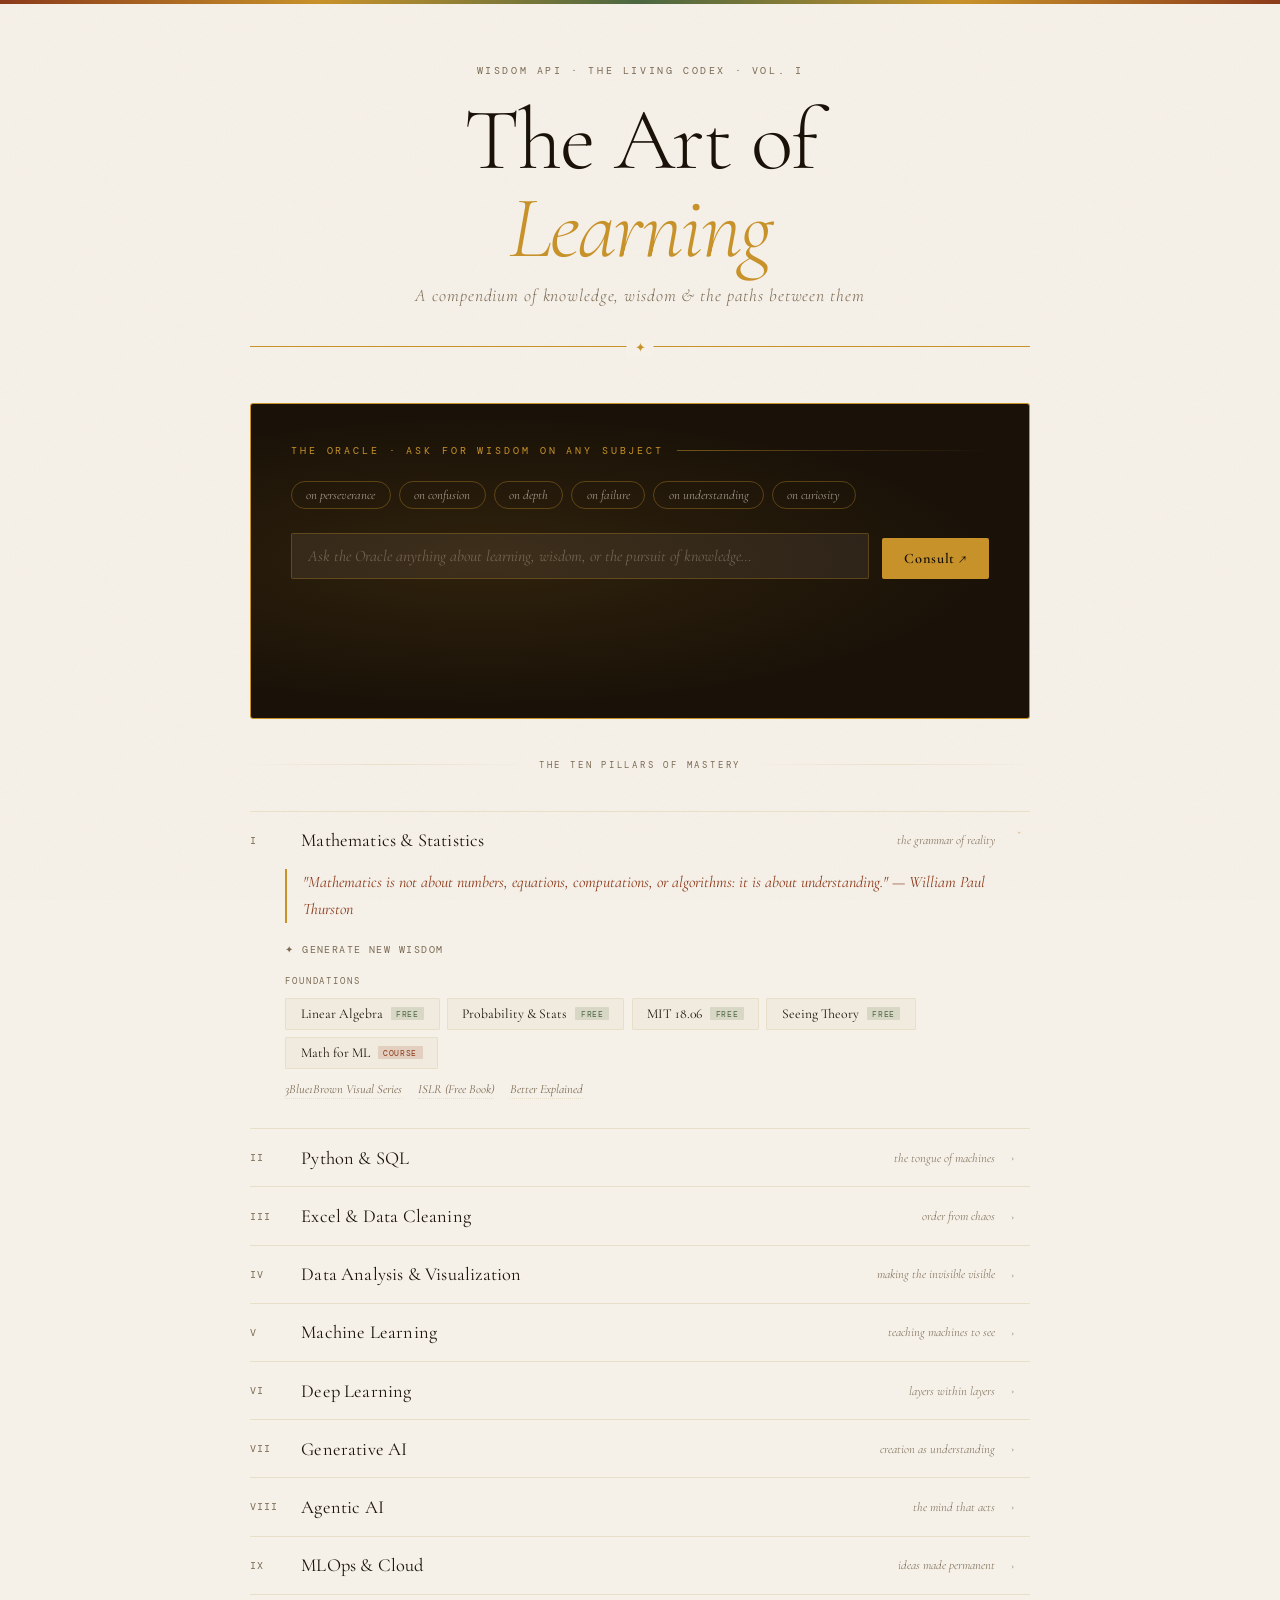
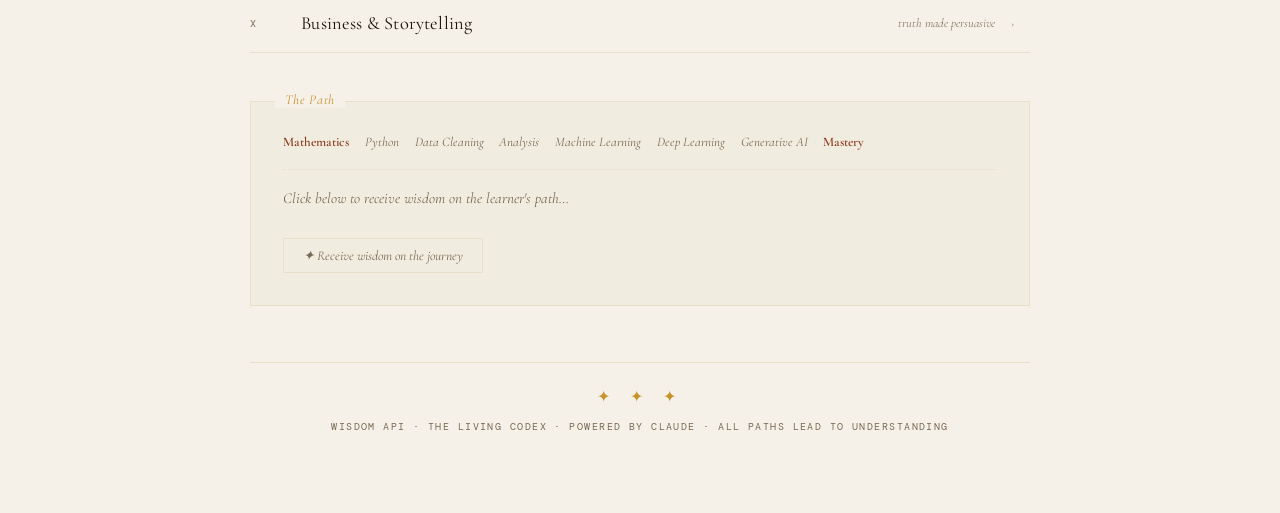
<file: pages/art.html>
<!DOCTYPE html>
<html lang="en">

<head>
    <meta charset="UTF-8">
    <meta name="viewport" content="width=device-width, initial-scale=1.0">
    <title>Wisdom API · The Art of Learning</title>
    <link rel="preconnect" href="https://fonts.googleapis.com">
    <link
        href="https://fonts.googleapis.com/css2?family=Cormorant+Garamond:ital,wght@0,300;0,400;0,600;1,300;1,400;1,600&family=DM+Mono:ital,wght@0,300;0,400;1,300&display=swap"
        rel="stylesheet">
    <style>
        :root {
            --ink: #1a1208;
            --parchment: #f5f0e8;
            --aged: #e8dfc8;
            --gold: #c8922a;
            --gold-light: #e8b84b;
            --rust: #8b3a1a;
            --sage: #4a6741;
            --deep: #0f0a04;
            --muted: #7a6a52;
            --serif: 'Cormorant Garamond', Georgia, serif;
            --mono: 'DM Mono', monospace;
        }

        * {
            margin: 0;
            padding: 0;
            box-sizing: border-box;
        }

        html {
            scroll-behavior: smooth;
        }

        body {
            background: var(--parchment);
            font-family: var(--serif);
            color: var(--ink);
            min-height: 100vh;
            position: relative;
            overflow-x: hidden;
        }

        /* ── PAPER TEXTURE OVERLAY ── */
        body::before {
            content: '';
            position: fixed;
            inset: 0;
            background-image:
                url("data:image/svg+xml,%3Csvg xmlns='http://www.w3.org/2000/svg' width='400' height='400'%3E%3Cfilter id='n'%3E%3CfeTurbulence type='fractalNoise' baseFrequency='0.75' numOctaves='4' stitchTiles='stitch'/%3E%3C/filter%3E%3Crect width='400' height='400' filter='url(%23n)' opacity='0.04'/%3E%3C/svg%3E");
            pointer-events: none;
            z-index: 0;
            opacity: 0.6;
        }

        /* ── DECORATIVE CORNER MARKS ── */
        body::after {
            content: '';
            position: fixed;
            top: 0;
            left: 0;
            right: 0;
            height: 4px;
            background: linear-gradient(90deg, var(--rust), var(--gold), var(--sage), var(--gold), var(--rust));
            z-index: 100;
        }

        .page {
            position: relative;
            z-index: 1;
            max-width: 860px;
            margin: 0 auto;
            padding: 4rem 2.5rem 5rem;
        }

        /* ── HEADER ── */
        .masthead {
            text-align: center;
            margin-bottom: 3.5rem;
            padding-bottom: 2.5rem;
            border-bottom: 1px solid var(--gold);
            position: relative;
        }

        .masthead::before,
        .masthead::after {
            content: '✦';
            color: var(--gold);
            font-size: 0.8rem;
            position: absolute;
            bottom: -0.6rem;
            background: var(--parchment);
            padding: 0 0.5rem;
        }

        .masthead::before {
            left: 50%;
            transform: translateX(-50%);
        }

        .masthead::after {
            display: none;
        }

        .edition-mark {
            font-family: var(--mono);
            font-size: 0.65rem;
            letter-spacing: 0.25em;
            text-transform: uppercase;
            color: var(--muted);
            margin-bottom: 1.2rem;
        }

        h1 {
            font-size: clamp(2.8rem, 7vw, 5.5rem);
            font-weight: 300;
            line-height: 1.0;
            letter-spacing: -0.02em;
            color: var(--ink);
            margin-bottom: 0.4rem;
        }

        h1 em {
            font-style: italic;
            color: var(--gold);
        }

        .tagline {
            font-size: 1.1rem;
            font-weight: 300;
            font-style: italic;
            color: var(--muted);
            letter-spacing: 0.05em;
            margin-top: 0.8rem;
        }

        /* ── ORACLE CARD (AI wisdom generator) ── */
        .oracle {
            background: var(--ink);
            color: var(--parchment);
            border-radius: 3px;
            padding: 2.5rem;
            margin-bottom: 2.5rem;
            position: relative;
            overflow: hidden;
            border: 1px solid var(--gold);
        }

        .oracle::before {
            content: '';
            position: absolute;
            inset: 0;
            background: radial-gradient(ellipse at 30% 50%, rgba(200, 146, 42, 0.12) 0%, transparent 65%);
            pointer-events: none;
        }

        .oracle-label {
            font-family: var(--mono);
            font-size: 0.6rem;
            letter-spacing: 0.3em;
            text-transform: uppercase;
            color: var(--gold);
            margin-bottom: 1.5rem;
            display: flex;
            align-items: center;
            gap: 0.8rem;
        }

        .oracle-label::after {
            content: '';
            flex: 1;
            height: 1px;
            background: linear-gradient(90deg, rgba(200, 146, 42, 0.5), transparent);
        }

        .oracle-question {
            display: flex;
            gap: 0.8rem;
            margin-bottom: 1.2rem;
            align-items: flex-end;
        }

        .oracle-input {
            flex: 1;
            background: rgba(245, 240, 232, 0.07);
            border: 1px solid rgba(200, 146, 42, 0.3);
            border-radius: 2px;
            padding: 0.75rem 1rem;
            color: var(--parchment);
            font-family: var(--serif);
            font-size: 1rem;
            font-style: italic;
            outline: none;
            transition: border-color 0.2s;
        }

        .oracle-input::placeholder {
            color: rgba(245, 240, 232, 0.3);
        }

        .oracle-input:focus {
            border-color: var(--gold);
        }

        .oracle-btn {
            background: var(--gold);
            color: var(--deep);
            border: none;
            padding: 0.75rem 1.4rem;
            font-family: var(--serif);
            font-size: 0.9rem;
            font-weight: 600;
            letter-spacing: 0.05em;
            cursor: pointer;
            border-radius: 2px;
            transition: all 0.2s;
            white-space: nowrap;
        }

        .oracle-btn:hover {
            background: var(--gold-light);
            transform: translateY(-1px);
        }

        .oracle-btn:disabled {
            opacity: 0.5;
            cursor: not-allowed;
            transform: none;
        }

        .wisdom-display {
            min-height: 5rem;
            position: relative;
        }

        .wisdom-text {
            font-size: 1.25rem;
            font-weight: 300;
            font-style: italic;
            line-height: 1.75;
            color: var(--parchment);
            opacity: 0;
            transition: opacity 0.6s ease;
        }

        .wisdom-text.visible {
            opacity: 1;
        }

        .wisdom-source {
            margin-top: 1rem;
            font-family: var(--mono);
            font-size: 0.62rem;
            color: var(--gold);
            letter-spacing: 0.1em;
            opacity: 0;
            transition: opacity 0.6s ease 0.3s;
        }

        .wisdom-source.visible {
            opacity: 1;
        }

        .thinking {
            display: none;
            align-items: center;
            gap: 0.5rem;
            color: rgba(245, 240, 232, 0.4);
            font-family: var(--mono);
            font-size: 0.7rem;
            letter-spacing: 0.1em;
        }

        .thinking.active {
            display: flex;
        }

        .thinking-dot {
            width: 4px;
            height: 4px;
            border-radius: 50%;
            background: var(--gold);
            animation: blink 1.2s ease-in-out infinite;
        }

        .thinking-dot:nth-child(2) {
            animation-delay: 0.2s;
        }

        .thinking-dot:nth-child(3) {
            animation-delay: 0.4s;
        }

        @keyframes blink {

            0%,
            100% {
                opacity: 0.2;
            }

            50% {
                opacity: 1;
            }
        }

        /* ── TOPIC PILLS ── */
        .topic-row {
            display: flex;
            flex-wrap: wrap;
            gap: 0.5rem;
            margin-bottom: 1.5rem;
        }

        .topic-pill {
            background: transparent;
            border: 1px solid rgba(200, 146, 42, 0.35);
            padding: 0.3rem 0.9rem;
            border-radius: 100px;
            font-family: var(--serif);
            font-size: 0.8rem;
            color: rgba(245, 240, 232, 0.6);
            cursor: pointer;
            transition: all 0.18s;
            font-style: italic;
        }

        .topic-pill:hover {
            border-color: var(--gold);
            color: var(--gold);
            background: rgba(200, 146, 42, 0.08);
        }

        /* ── DIVIDER ── */
        .divider {
            display: flex;
            align-items: center;
            gap: 1rem;
            margin: 2.5rem 0;
            color: var(--muted);
        }

        .divider::before,
        .divider::after {
            content: '';
            flex: 1;
            height: 1px;
            background: linear-gradient(90deg, transparent, var(--aged), transparent);
        }

        .divider-glyph {
            font-size: 0.75rem;
            letter-spacing: 0.3em;
            font-family: var(--mono);
            text-transform: uppercase;
            font-size: 0.58rem;
        }

        /* ── WISDOM PILLARS (the 10 modules) ── */
        .pillars {
            display: flex;
            flex-direction: column;
            gap: 0;
        }

        details.pillar {
            border-bottom: 1px solid var(--aged);
            overflow: hidden;
        }

        details.pillar:first-child {
            border-top: 1px solid var(--aged);
        }

        details.pillar summary {
            list-style: none;
            display: grid;
            grid-template-columns: 2.2rem 1fr auto 1.2rem;
            align-items: center;
            gap: 1rem;
            padding: 1.1rem 0;
            cursor: pointer;
            user-select: none;
            transition: color 0.2s;
        }

        details.pillar summary::-webkit-details-marker {
            display: none;
        }

        details.pillar summary:hover .pillar-title {
            color: var(--gold);
        }

        .pillar-num {
            font-family: var(--mono);
            font-size: 0.6rem;
            color: var(--muted);
            letter-spacing: 0.1em;
        }

        .pillar-title {
            font-size: 1.15rem;
            font-weight: 400;
            letter-spacing: 0.01em;
            transition: color 0.2s;
        }

        .pillar-glyph {
            font-style: italic;
            font-size: 0.78rem;
            color: var(--muted);
            font-weight: 300;
        }

        .pillar-arrow {
            color: var(--muted);
            font-size: 0.65rem;
            transition: transform 0.3s ease, color 0.2s;
        }

        details.pillar[open] .pillar-arrow {
            transform: rotate(90deg);
            color: var(--gold);
        }

        /* ── PILLAR BODY ── */
        .pillar-body {
            padding: 0 0 1.8rem 2.2rem;
            animation: unfold 0.3s ease;
        }

        @keyframes unfold {
            from {
                opacity: 0;
                transform: translateY(-8px);
            }

            to {
                opacity: 1;
                transform: translateY(0);
            }
        }

        /* Aphorism (AI wisdom per module) */
        .module-aphorism {
            font-style: italic;
            font-size: 1rem;
            color: var(--rust);
            margin-bottom: 1.2rem;
            padding-left: 1rem;
            border-left: 2px solid var(--gold);
            line-height: 1.7;
        }

        .module-aphorism-btn {
            background: none;
            border: none;
            font-family: var(--mono);
            font-size: 0.6rem;
            color: var(--muted);
            cursor: pointer;
            letter-spacing: 0.15em;
            text-transform: uppercase;
            display: block;
            margin-bottom: 1.2rem;
            transition: color 0.2s;
            padding: 0;
        }

        .module-aphorism-btn:hover {
            color: var(--gold);
        }

        /* Resource rows */
        .res-section-label {
            font-family: var(--mono);
            font-size: 0.58rem;
            letter-spacing: 0.2em;
            text-transform: uppercase;
            color: var(--muted);
            margin-bottom: 0.7rem;
        }

        .resources {
            display: flex;
            flex-wrap: wrap;
            gap: 0.45rem;
            margin-bottom: 0.8rem;
        }

        .res {
            display: inline-flex;
            align-items: center;
            gap: 0.5rem;
            padding: 0.4rem 0.9rem;
            border: 1px solid var(--aged);
            border-radius: 1px;
            font-family: var(--serif);
            font-size: 0.85rem;
            color: var(--ink);
            text-decoration: none;
            transition: all 0.18s;
            background: rgba(232, 223, 200, 0.3);
        }

        .res:hover {
            border-color: var(--gold);
            background: rgba(200, 146, 42, 0.08);
            color: var(--rust);
        }

        .res-tag {
            font-family: var(--mono);
            font-size: 0.5rem;
            letter-spacing: 0.08em;
            text-transform: uppercase;
            padding: 0.1rem 0.35rem;
            border-radius: 1px;
            font-style: normal;
        }

        .tag-free {
            background: rgba(74, 103, 65, 0.15);
            color: var(--sage);
        }

        .tag-course {
            background: rgba(139, 58, 26, 0.15);
            color: var(--rust);
        }

        .tag-ref {
            background: rgba(200, 146, 42, 0.15);
            color: var(--gold);
        }

        .tag-book {
            background: rgba(26, 18, 8, 0.1);
            color: var(--muted);
        }

        .micro-links {
            display: flex;
            flex-wrap: wrap;
            gap: 1rem;
            margin-top: 0.5rem;
        }

        .micro {
            font-family: var(--serif);
            font-size: 0.78rem;
            font-style: italic;
            color: var(--muted);
            text-decoration: none;
            border-bottom: 1px dotted var(--aged);
            transition: color 0.15s, border-color 0.15s;
            padding-bottom: 1px;
        }

        .micro:hover {
            color: var(--rust);
            border-color: var(--rust);
        }

        /* ── ROADMAP ── */
        .roadmap-section {
            margin-top: 3rem;
            padding: 2rem;
            border: 1px solid var(--aged);
            background: rgba(232, 223, 200, 0.25);
            position: relative;
        }

        .roadmap-section::before {
            content: 'The Path';
            position: absolute;
            top: -0.7rem;
            left: 1.5rem;
            background: var(--parchment);
            padding: 0 0.6rem;
            font-style: italic;
            font-size: 0.85rem;
            color: var(--gold);
            letter-spacing: 0.05em;
        }

        .path {
            display: flex;
            flex-wrap: wrap;
            align-items: center;
            gap: 0.2rem;
            margin-bottom: 1.2rem;
        }

        .path-node {
            font-size: 0.82rem;
            color: var(--muted);
            font-style: italic;
        }

        .path-node.now {
            color: var(--rust);
            font-weight: 600;
            font-style: normal;
        }

        .path-sep {
            color: var(--aged);
            font-size: 0.8rem;
            padding: 0 0.2rem;
        }

        .roadmap-wisdom {
            font-style: italic;
            font-size: 0.95rem;
            color: var(--muted);
            line-height: 1.7;
            border-top: 1px dotted var(--aged);
            padding-top: 1rem;
            min-height: 3.5rem;
        }

        .gen-roadmap-btn {
            background: none;
            border: 1px solid var(--aged);
            padding: 0.5rem 1.2rem;
            font-family: var(--serif);
            font-style: italic;
            font-size: 0.85rem;
            color: var(--muted);
            cursor: pointer;
            transition: all 0.2s;
            margin-top: 0.8rem;
            border-radius: 1px;
        }

        .gen-roadmap-btn:hover {
            border-color: var(--gold);
            color: var(--rust);
        }

        /* ── FOOTER ── */
        footer {
            margin-top: 3.5rem;
            padding-top: 1.5rem;
            border-top: 1px solid var(--aged);
            text-align: center;
        }

        .footer-ornament {
            font-size: 1rem;
            color: var(--gold);
            letter-spacing: 0.5rem;
            margin-bottom: 0.8rem;
        }

        footer p {
            font-family: var(--mono);
            font-size: 0.6rem;
            letter-spacing: 0.15em;
            text-transform: uppercase;
            color: var(--muted);
        }

        /* ── FADE IN ── */
        .page>* {
            animation: rise 0.6s ease both;
        }

        .masthead {
            animation-delay: 0.0s;
        }

        .oracle {
            animation-delay: 0.15s;
        }

        .divider {
            animation-delay: 0.25s;
        }

        .pillars {
            animation-delay: 0.3s;
        }

        .roadmap-section {
            animation-delay: 0.4s;
        }

        footer {
            animation-delay: 0.5s;
        }

        @keyframes rise {
            from {
                opacity: 0;
                transform: translateY(16px);
            }

            to {
                opacity: 1;
                transform: translateY(0);
            }
        }

        @media (max-width: 600px) {
            .page {
                padding: 2.5rem 1.4rem 4rem;
            }

            h1 {
                font-size: 2.8rem;
            }

            details.pillar summary {
                grid-template-columns: 2rem 1fr 1rem;
            }

            .pillar-glyph {
                display: none;
            }
        }
    </style>
</head>

<body>
    <div class="page">

        <!-- MASTHEAD -->
        <header class="masthead">
            <div class="edition-mark">Wisdom API · The Living Codex · Vol. I</div>
            <h1>The Art of<br><em>Learning</em></h1>
            <p class="tagline">A compendium of knowledge, wisdom & the paths between them</p>
        </header>

        <!-- ORACLE (AI-powered) -->
        <div class="oracle">
            <div class="oracle-label">The Oracle · Ask for wisdom on any subject</div>

            <div class="topic-row">
                <button class="topic-pill"
                    onclick="askOracle('how to stay motivated when learning feels impossible')">on perseverance</button>
                <button class="topic-pill"
                    onclick="askOracle('the relationship between confusion and understanding')">on confusion</button>
                <button class="topic-pill" onclick="askOracle('how to learn deeply, not just quickly')">on
                    depth</button>
                <button class="topic-pill" onclick="askOracle('the role of failure and mistakes in mastery')">on
                    failure</button>
                <button class="topic-pill" onclick="askOracle('how to know when you truly understand something')">on
                    understanding</button>
                <button class="topic-pill" onclick="askOracle('the connection between curiosity and genius')">on
                    curiosity</button>
            </div>

            <div class="oracle-question">
                <input class="oracle-input" id="oracleInput" type="text"
                    placeholder="Ask the Oracle anything about learning, wisdom, or the pursuit of knowledge…" />
                <button class="oracle-btn" id="oracleBtn" onclick="askOracle()">Consult ↗</button>
            </div>

            <div class="wisdom-display">
                <div class="thinking" id="thinking">
                    <span class="thinking-dot"></span>
                    <span class="thinking-dot"></span>
                    <span class="thinking-dot"></span>
                    <span style="margin-left:0.3rem">contemplating</span>
                </div>
                <div class="wisdom-text" id="wisdomText"></div>
                <div class="wisdom-source" id="wisdomSource"></div>
            </div>
        </div>

        <div class="divider"><span class="divider-glyph">The Ten Pillars of Mastery</span></div>

        <!-- THE TEN PILLARS -->
        <div class="pillars">

            <!-- I -->
            <details class="pillar" open>
                <summary>
                    <span class="pillar-num">I</span>
                    <span class="pillar-title">Mathematics & Statistics</span>
                    <span class="pillar-glyph">the grammar of reality</span>
                    <span class="pillar-arrow">›</span>
                </summary>
                <div class="pillar-body">
                    <div class="module-aphorism" id="aph-1">"Mathematics is not about numbers, equations, computations,
                        or algorithms: it is about understanding." — William Paul Thurston</div>
                    <button class="module-aphorism-btn"
                        onclick="generateAphorism(1, 'mathematics and statistics as a path to wisdom')">✦ Generate new
                        wisdom</button>
                    <div class="res-section-label">Foundations</div>
                    <div class="resources">
                        <a href="https://www.khanacademy.org/math/linear-algebra" target="_blank" class="res">Linear
                            Algebra <span class="res-tag tag-free">free</span></a>
                        <a href="https://www.khanacademy.org/math/statistics-probability" target="_blank"
                            class="res">Probability & Stats <span class="res-tag tag-free">free</span></a>
                        <a href="https://ocw.mit.edu/courses/18-06-linear-algebra-spring-2010/" target="_blank"
                            class="res">MIT 18.06 <span class="res-tag tag-free">free</span></a>
                        <a href="https://seeing-theory.brown.edu/" target="_blank" class="res">Seeing Theory <span
                                class="res-tag tag-free">free</span></a>
                        <a href="https://www.coursera.org/learn/machine-learning-math" target="_blank" class="res">Math
                            for ML <span class="res-tag tag-course">course</span></a>
                    </div>
                    <div class="micro-links">
                        <a href="https://www.3blue1brown.com/topics/linear-algebra" target="_blank"
                            class="micro">3Blue1Brown Visual Series</a>
                        <a href="https://www.statlearning.com/" target="_blank" class="micro">ISLR (Free Book)</a>
                        <a href="https://betterexplained.com/" target="_blank" class="micro">Better Explained</a>
                    </div>
                </div>
            </details>

            <!-- II -->
            <details class="pillar">
                <summary>
                    <span class="pillar-num">II</span>
                    <span class="pillar-title">Python & SQL</span>
                    <span class="pillar-glyph">the tongue of machines</span>
                    <span class="pillar-arrow">›</span>
                </summary>
                <div class="pillar-body">
                    <div class="module-aphorism" id="aph-2">"Code is like poetry; the best code reads like prose." —
                        Write to be read, then to run.</div>
                    <button class="module-aphorism-btn"
                        onclick="generateAphorism(2, 'learning to code and speak to machines with Python and SQL')">✦
                        Generate new wisdom</button>
                    <div class="res-section-label">Language</div>
                    <div class="resources">
                        <a href="https://docs.python.org/3/tutorial/" target="_blank" class="res">Python Tutorial <span
                                class="res-tag tag-ref">ref</span></a>
                        <a href="https://numpy.org/doc/stable/" target="_blank" class="res">NumPy <span
                                class="res-tag tag-ref">ref</span></a>
                        <a href="https://pandas.pydata.org/docs/" target="_blank" class="res">Pandas <span
                                class="res-tag tag-ref">ref</span></a>
                        <a href="https://www.postgresql.org/docs/current/tutorial.html" target="_blank"
                            class="res">PostgreSQL <span class="res-tag tag-ref">ref</span></a>
                        <a href="https://sqlbolt.com/" target="_blank" class="res">SQLBolt <span
                                class="res-tag tag-free">free</span></a>
                    </div>
                    <div class="micro-links">
                        <a href="https://realpython.com/" target="_blank" class="micro">Real Python</a>
                        <a href="https://sqlite.org/docs.html" target="_blank" class="micro">SQLite Docs</a>
                        <a href="https://exercism.org/tracks/python" target="_blank" class="micro">Exercism ·
                            Practice</a>
                    </div>
                </div>
            </details>

            <!-- III -->
            <details class="pillar">
                <summary>
                    <span class="pillar-num">III</span>
                    <span class="pillar-title">Excel & Data Cleaning</span>
                    <span class="pillar-glyph">order from chaos</span>
                    <span class="pillar-arrow">›</span>
                </summary>
                <div class="pillar-body">
                    <div class="module-aphorism" id="aph-3">"Garbage in, garbage out. Cleanliness in data is not a
                        luxury — it is the foundation of all truth."</div>
                    <button class="module-aphorism-btn"
                        onclick="generateAphorism(3, 'data cleaning and finding order in messy information')">✦ Generate
                        new wisdom</button>
                    <div class="res-section-label">Tools</div>
                    <div class="resources">
                        <a href="https://support.microsoft.com/en-us/excel" target="_blank" class="res">Microsoft Excel
                            <span class="res-tag tag-ref">ref</span></a>
                        <a href="https://exceljet.net/" target="_blank" class="res">Exceljet <span
                                class="res-tag tag-free">free</span></a>
                        <a href="https://www.contextures.com/" target="_blank" class="res">Pivot Tables Guide <span
                                class="res-tag tag-free">free</span></a>
                        <a href="https://openrefine.org/docs" target="_blank" class="res">OpenRefine <span
                                class="res-tag tag-free">free</span></a>
                    </div>
                    <div class="micro-links">
                        <a href="https://chandoo.org/wp/" target="_blank" class="micro">Chandoo · Excel Mastery</a>
                        <a href="https://www.ablebits.com/office-addins-blog/" target="_blank" class="micro">AbleBits
                            Blog</a>
                    </div>
                </div>
            </details>

            <!-- IV -->
            <details class="pillar">
                <summary>
                    <span class="pillar-num">IV</span>
                    <span class="pillar-title">Data Analysis & Visualization</span>
                    <span class="pillar-glyph">making the invisible visible</span>
                    <span class="pillar-arrow">›</span>
                </summary>
                <div class="pillar-body">
                    <div class="module-aphorism" id="aph-4">"The greatest value of a picture is when it forces us to
                        notice what we never expected to see." — John Tukey</div>
                    <button class="module-aphorism-btn"
                        onclick="generateAphorism(4, 'the art of data visualization and seeing patterns in information')">✦
                        Generate new wisdom</button>
                    <div class="res-section-label">Libraries & Platforms</div>
                    <div class="resources">
                        <a href="https://matplotlib.org/stable/tutorials/index.html" target="_blank"
                            class="res">Matplotlib <span class="res-tag tag-ref">ref</span></a>
                        <a href="https://seaborn.pydata.org/tutorial.html" target="_blank" class="res">Seaborn <span
                                class="res-tag tag-ref">ref</span></a>
                        <a href="https://plotly.com/python/plotly-fundamentals/" target="_blank" class="res">Plotly
                            <span class="res-tag tag-ref">ref</span></a>
                        <a href="https://learn.microsoft.com/en-us/power-bi/fundamentals/" target="_blank"
                            class="res">Power BI <span class="res-tag tag-free">free</span></a>
                        <a href="https://help.tableau.com/current/pro/desktop/en-us/default.htm" target="_blank"
                            class="res">Tableau <span class="res-tag tag-ref">ref</span></a>
                    </div>
                    <div class="micro-links">
                        <a href="https://www.data-to-viz.com/" target="_blank" class="micro">From Data to Viz</a>
                        <a href="https://altair-viz.github.io/" target="_blank" class="micro">Altair · Declarative</a>
                        <a href="https://d3js.org/" target="_blank" class="micro">D3.js · Advanced</a>
                    </div>
                </div>
            </details>

            <!-- V -->
            <details class="pillar">
                <summary>
                    <span class="pillar-num">V</span>
                    <span class="pillar-title">Machine Learning</span>
                    <span class="pillar-glyph">teaching machines to see</span>
                    <span class="pillar-arrow">›</span>
                </summary>
                <div class="pillar-body">
                    <div class="module-aphorism" id="aph-5">"A learning machine, like a learning person, must first
                        unlearn its certainties before it can grow." </div>
                    <button class="module-aphorism-btn"
                        onclick="generateAphorism(5, 'machine learning and the philosophy of teaching machines to think')">✦
                        Generate new wisdom</button>
                    <div class="res-section-label">Courses & Libraries</div>
                    <div class="resources">
                        <a href="https://scikit-learn.org/stable/user_guide.html" target="_blank"
                            class="res">Scikit-Learn <span class="res-tag tag-ref">ref</span></a>
                        <a href="https://www.kaggle.com/learn" target="_blank" class="res">Kaggle Learn <span
                                class="res-tag tag-free">free</span></a>
                        <a href="https://developers.google.com/machine-learning/crash-course" target="_blank"
                            class="res">Google ML Crash Course <span class="res-tag tag-free">free</span></a>
                        <a href="https://www.coursera.org/specializations/machine-learning-introduction" target="_blank"
                            class="res">Andrew Ng · ML <span class="res-tag tag-course">course</span></a>
                    </div>
                    <div class="micro-links">
                        <a href="https://mlcourse.ai/book/index.html" target="_blank" class="micro">mlcourse.ai
                            (Free)</a>
                        <a href="https://www.statlearning.com/" target="_blank" class="micro">ISLR · Statistical
                            Learning</a>
                        <a href="https://explained.ai/" target="_blank" class="micro">Explained.ai</a>
                    </div>
                </div>
            </details>

            <!-- VI -->
            <details class="pillar">
                <summary>
                    <span class="pillar-num">VI</span>
                    <span class="pillar-title">Deep Learning</span>
                    <span class="pillar-glyph">layers within layers</span>
                    <span class="pillar-arrow">›</span>
                </summary>
                <div class="pillar-body">
                    <div class="module-aphorism" id="aph-6">"The neural network, like the human mind, finds meaning not
                        in any single node, but in the space between connections."</div>
                    <button class="module-aphorism-btn"
                        onclick="generateAphorism(6, 'deep learning and the mystery of emergent intelligence')">✦
                        Generate new wisdom</button>
                    <div class="res-section-label">Frameworks & Texts</div>
                    <div class="resources">
                        <a href="https://www.tensorflow.org/learn" target="_blank" class="res">TensorFlow <span
                                class="res-tag tag-ref">ref</span></a>
                        <a href="https://pytorch.org/tutorials/" target="_blank" class="res">PyTorch <span
                                class="res-tag tag-ref">ref</span></a>
                        <a href="https://keras.io/guides/" target="_blank" class="res">Keras <span
                                class="res-tag tag-ref">ref</span></a>
                        <a href="https://d2l.ai/" target="_blank" class="res">Dive into Deep Learning <span
                                class="res-tag tag-book">book</span></a>
                        <a href="https://course.fast.ai/" target="_blank" class="res">fast.ai <span
                                class="res-tag tag-free">free</span></a>
                    </div>
                    <div class="micro-links">
                        <a href="https://cs231n.github.io/" target="_blank" class="micro">Stanford CS231n</a>
                        <a href="https://cs224n.stanford.edu/" target="_blank" class="micro">Stanford CS224n · NLP</a>
                        <a href="https://uvadlc-notebooks.readthedocs.io/" target="_blank" class="micro">UvA Deep
                            Learning</a>
                    </div>
                </div>
            </details>

            <!-- VII -->
            <details class="pillar">
                <summary>
                    <span class="pillar-num">VII</span>
                    <span class="pillar-title">Generative AI</span>
                    <span class="pillar-glyph">creation as understanding</span>
                    <span class="pillar-arrow">›</span>
                </summary>
                <div class="pillar-body">
                    <div class="module-aphorism" id="aph-7">"To generate is to understand. The model that can create has
                        learned something of the world's hidden structure."</div>
                    <button class="module-aphorism-btn"
                        onclick="generateAphorism(7, 'generative AI and what it means for machines to create')">✦
                        Generate new wisdom</button>
                    <div class="res-section-label">APIs & Tooling</div>
                    <div class="resources">
                        <a href="https://platform.openai.com/docs/overview" target="_blank" class="res">OpenAI API <span
                                class="res-tag tag-ref">ref</span></a>
                        <a href="https://docs.anthropic.com/" target="_blank" class="res">Anthropic / Claude <span
                                class="res-tag tag-ref">ref</span></a>
                        <a href="https://python.langchain.com/docs/introduction/" target="_blank" class="res">LangChain
                            <span class="res-tag tag-ref">ref</span></a>
                        <a href="https://huggingface.co/learn/nlp-course" target="_blank" class="res">Hugging Face NLP
                            <span class="res-tag tag-free">free</span></a>
                        <a href="https://modelcontextprotocol.io/docs" target="_blank" class="res">MCP · Anthropic <span
                                class="res-tag tag-ref">ref</span></a>
                    </div>
                    <div class="micro-links">
                        <a href="https://www.promptingguide.ai/" target="_blank" class="micro">Prompting Guide</a>
                        <a href="https://docs.llamaindex.ai/" target="_blank" class="micro">LlamaIndex</a>
                        <a href="https://www.pinecone.io/learn/" target="_blank" class="micro">Pinecone · Vectors</a>
                    </div>
                </div>
            </details>

            <!-- VIII -->
            <details class="pillar">
                <summary>
                    <span class="pillar-num">VIII</span>
                    <span class="pillar-title">Agentic AI</span>
                    <span class="pillar-glyph">the mind that acts</span>
                    <span class="pillar-arrow">›</span>
                </summary>
                <div class="pillar-body">
                    <div class="module-aphorism" id="aph-8">"An agent without wisdom is merely a fast fool. Intelligence
                        without judgment is the oldest danger in any form."</div>
                    <button class="module-aphorism-btn"
                        onclick="generateAphorism(8, 'agentic AI systems that act and decide in the world')">✦ Generate
                        new wisdom</button>
                    <div class="res-section-label">Frameworks</div>
                    <div class="resources">
                        <a href="https://python.langchain.com/docs/how_to/#agents" target="_blank" class="res">LangChain
                            Agents <span class="res-tag tag-ref">ref</span></a>
                        <a href="https://platform.openai.com/docs/guides/function-calling" target="_blank"
                            class="res">Function Calling <span class="res-tag tag-ref">ref</span></a>
                        <a href="https://docs.crewai.com/" target="_blank" class="res">CrewAI <span
                                class="res-tag tag-ref">ref</span></a>
                        <a href="https://microsoft.github.io/autogen/" target="_blank" class="res">AutoGen <span
                                class="res-tag tag-free">free</span></a>
                    </div>
                    <div class="micro-links">
                        <a href="https://docs.anthropic.com/en/docs/build-with-claude/agents" target="_blank"
                            class="micro">Claude Agents Guide</a>
                        <a href="https://arxiv.org/abs/2309.07864" target="_blank" class="micro">ReAct Paper</a>
                    </div>
                </div>
            </details>

            <!-- IX -->
            <details class="pillar">
                <summary>
                    <span class="pillar-num">IX</span>
                    <span class="pillar-title">MLOps & Cloud</span>
                    <span class="pillar-glyph">ideas made permanent</span>
                    <span class="pillar-arrow">›</span>
                </summary>
                <div class="pillar-body">
                    <div class="module-aphorism" id="aph-9">"A model that lives only in a notebook is a thought that was
                        never spoken. MLOps is the act of speaking."</div>
                    <button class="module-aphorism-btn"
                        onclick="generateAphorism(9, 'MLOps, deployment and bringing machine learning to the real world')">✦
                        Generate new wisdom</button>
                    <div class="res-section-label">Infrastructure</div>
                    <div class="resources">
                        <a href="https://mlflow.org/docs/latest/index.html" target="_blank" class="res">MLflow <span
                                class="res-tag tag-free">free</span></a>
                        <a href="https://docs.aws.amazon.com/sagemaker/latest/dg/whatis.html" target="_blank"
                            class="res">AWS SageMaker <span class="res-tag tag-ref">ref</span></a>
                        <a href="https://cloud.google.com/vertex-ai/docs" target="_blank" class="res">Vertex AI <span
                                class="res-tag tag-ref">ref</span></a>
                        <a href="https://azure.microsoft.com/en-us/products/machine-learning" target="_blank"
                            class="res">Azure ML <span class="res-tag tag-ref">ref</span></a>
                    </div>
                    <div class="micro-links">
                        <a href="https://dvc.org/doc" target="_blank" class="micro">DVC · Data Versioning</a>
                        <a href="https://docs.docker.com/" target="_blank" class="micro">Docker</a>
                        <a href="https://www.prefect.io/opensource" target="_blank" class="micro">Prefect ·
                            Pipelines</a>
                    </div>
                </div>
            </details>

            <!-- X -->
            <details class="pillar">
                <summary>
                    <span class="pillar-num">X</span>
                    <span class="pillar-title">Business & Storytelling</span>
                    <span class="pillar-glyph">truth made persuasive</span>
                    <span class="pillar-arrow">›</span>
                </summary>
                <div class="pillar-body">
                    <div class="module-aphorism" id="aph-10">"Data without narrative is noise. Numbers without humanity
                        forget their purpose. The analyst who cannot tell a story cannot save anyone."</div>
                    <button class="module-aphorism-btn"
                        onclick="generateAphorism(10, 'storytelling with data and communicating insight to humans')">✦
                        Generate new wisdom</button>
                    <div class="res-section-label">Communication & Strategy</div>
                    <div class="resources">
                        <a href="https://www.storytellingwithdata.com/" target="_blank" class="res">Storytelling with
                            Data <span class="res-tag tag-book">book</span></a>
                        <a href="https://www.coursera.org/learn/analytics-excel" target="_blank" class="res">Business
                            Analytics <span class="res-tag tag-course">course</span></a>
                        <a href="https://www.khanacademy.org/economics-finance-domain/core-finance" target="_blank"
                            class="res">Finance Basics <span class="res-tag tag-free">free</span></a>
                    </div>
                    <div class="micro-links">
                        <a href="https://hbr.org/topic/data" target="_blank" class="micro">HBR Data Articles</a>
                        <a href="https://mode.com/sql-tutorial/" target="_blank" class="micro">Mode SQL Tutorial</a>
                    </div>
                </div>
            </details>

        </div><!-- /pillars -->

        <!-- ROADMAP -->
        <div class="roadmap-section">
            <div class="path">
                <span class="path-node now">Mathematics</span>
                <span class="path-sep">·</span>
                <span class="path-node">Python</span>
                <span class="path-sep">·</span>
                <span class="path-node">Data Cleaning</span>
                <span class="path-sep">·</span>
                <span class="path-node">Analysis</span>
                <span class="path-sep">·</span>
                <span class="path-node">Machine Learning</span>
                <span class="path-sep">·</span>
                <span class="path-node">Deep Learning</span>
                <span class="path-sep">·</span>
                <span class="path-node">Generative AI</span>
                <span class="path-sep">·</span>
                <span class="path-node now">Mastery</span>
            </div>
            <div class="roadmap-wisdom" id="roadmapWisdom">
                <em>Click below to receive wisdom on the learner's path…</em>
            </div>
            <button class="gen-roadmap-btn" onclick="generateRoadmapWisdom()">✦ Receive wisdom on the journey</button>
        </div>

        <!-- FOOTER -->
        <footer>
            <div class="footer-ornament">✦ ✦ ✦</div>
            <p>Wisdom API · The Living Codex · Powered by Claude · All paths lead to understanding</p>
        </footer>

    </div>

    <script>
        const API_URL = "https://api.anthropic.com/v1/messages";

        async function callClaude(prompt) {
            const res = await fetch(API_URL, {
                method: "POST",
                headers: { "Content-Type": "application/json" },
                body: JSON.stringify({
                    model: "claude-sonnet-4-20250514",
                    max_tokens: 1000,
                    system: `You are the Wisdom Oracle — a profound, poetic voice that speaks about learning, knowledge, and the human pursuit of mastery. 
Your tone is: literary, philosophical, warm, occasionally aphoristic. You draw on philosophers, scientists, artists, and thinkers throughout history. 
You speak in 2-4 beautifully crafted sentences. Never be generic or clichéd. Be genuinely insightful and surprising. 
You may occasionally invent a plausible-sounding aphorism and attribute it to a real historical figure (clearly formatted as a quote), or speak in your own voice.
Never use bullet points. Speak as a wise elder who has learned deeply.`,
                    messages: [{ role: "user", content: prompt }]
                })
            });
            const data = await res.json();
            return data.content.map(b => b.text || "").join("");
        }

        async function askOracle(preset) {
            const input = document.getElementById("oracleInput");
            const question = preset || input.value.trim();
            if (!question) { input.focus(); return; }

            const btn = document.getElementById("oracleBtn");
            const thinking = document.getElementById("thinking");
            const wisdomText = document.getElementById("wisdomText");
            const wisdomSource = document.getElementById("wisdomSource");

            btn.disabled = true;
            wisdomText.classList.remove("visible");
            wisdomSource.classList.remove("visible");
            thinking.classList.add("active");

            try {
                const wisdom = await callClaude(`A seeker asks the Oracle: "${question}". Respond with profound wisdom about this question as it relates to learning, knowledge, and the human journey of mastery.`);
                thinking.classList.remove("active");
                wisdomText.textContent = wisdom;
                wisdomSource.textContent = `— The Oracle, in response to: "${question.slice(0, 60)}${question.length > 60 ? '…' : ''}"`;
                wisdomText.classList.add("visible");
                wisdomSource.classList.add("visible");
                if (!preset) input.value = "";
            } catch (e) {
                thinking.classList.remove("active");
                wisdomText.textContent = "The Oracle is momentarily silent. Even wisdom requires time to gather itself.";
                wisdomText.classList.add("visible");
            }
            btn.disabled = false;
        }

        async function generateAphorism(num, topic) {
            const el = document.getElementById(`aph-${num}`);
            const btn = el.nextElementSibling;
            btn.textContent = "✦ contemplating…";
            btn.disabled = true;
            el.style.opacity = "0.4";
            try {
                const wisdom = await callClaude(`Generate a single profound aphorism or short meditation (2-3 sentences max) about: ${topic}. It should feel timeless, surprising, and genuinely wise. You may quote a real thinker or speak in your own voice as the Oracle.`);
                el.textContent = wisdom;
                el.style.opacity = "1";
            } catch (e) {
                el.textContent = "Some wisdom cannot be summoned on demand — it arrives in its own time.";
                el.style.opacity = "1";
            }
            btn.textContent = "✦ Generate new wisdom";
            btn.disabled = false;
        }

        async function generateRoadmapWisdom() {
            const el = document.getElementById("roadmapWisdom");
            const btn = el.nextElementSibling;
            btn.textContent = "✦ seeking the path…";
            btn.disabled = true;
            el.innerHTML = "<em style='opacity:0.5'>The Oracle meditates on your journey…</em>";
            try {
                const wisdom = await callClaude(`Speak wisdom about the long journey of learning data science — from mathematics through machine learning to mastery. What should a learner know about patience, the difficult middle, the moments of breakthrough, and the transformation that comes from sustained pursuit of knowledge? 3-5 beautiful sentences.`);
                el.innerHTML = `<em>${wisdom}</em>`;
            } catch (e) {
                el.innerHTML = "<em>Every master was once a beginner who refused to quit.</em>";
            }
            btn.textContent = "✦ Receive wisdom on the journey";
            btn.disabled = false;
        }

        // Highlight parent on link click
        document.querySelectorAll('.res, .micro').forEach(el => {
            el.addEventListener('click', () => {
                const p = el.closest('details');
                if (!p) return;
                p.style.borderBottomColor = 'var(--gold)';
                setTimeout(() => p.style.borderBottomColor = '', 800);
            });
        });

        // Enter key for oracle
        document.getElementById('oracleInput').addEventListener('keydown', e => {
            if (e.key === 'Enter') askOracle();
        });
    </script>
</body>

</html>
</file>
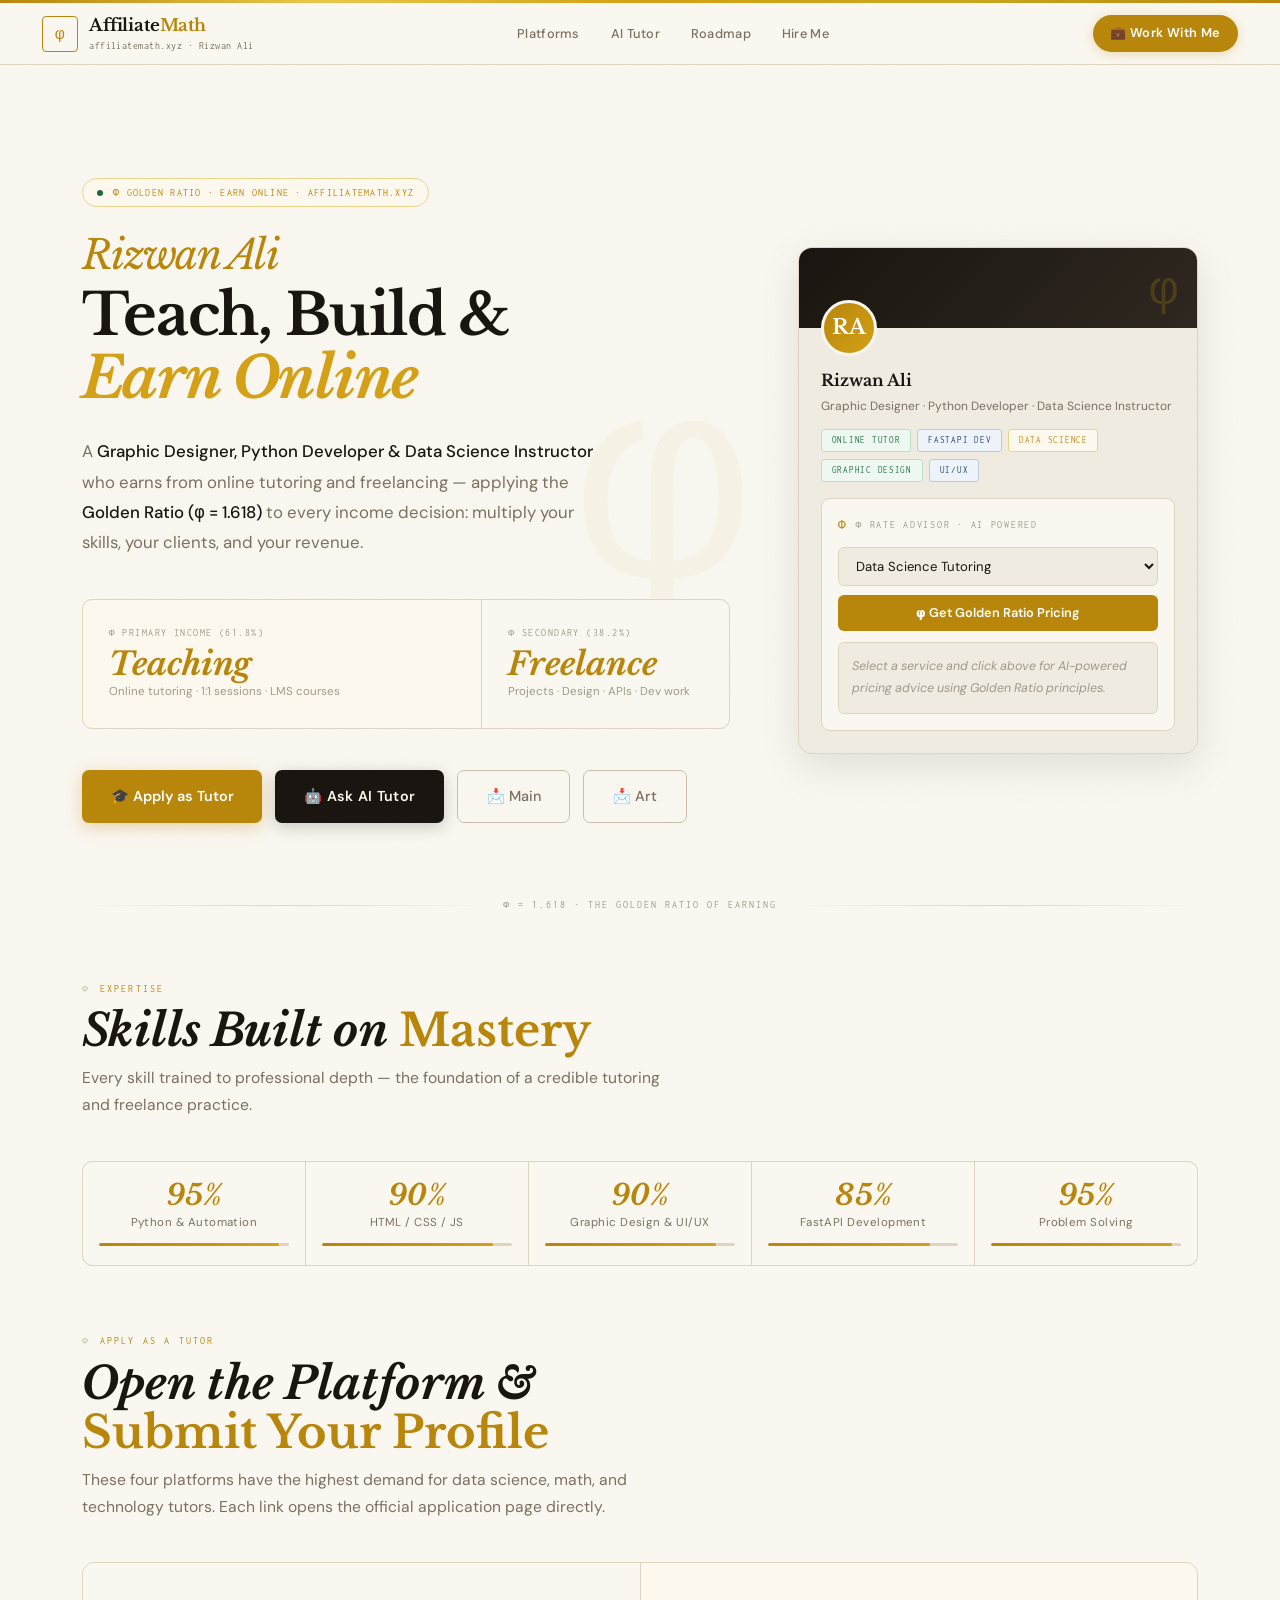
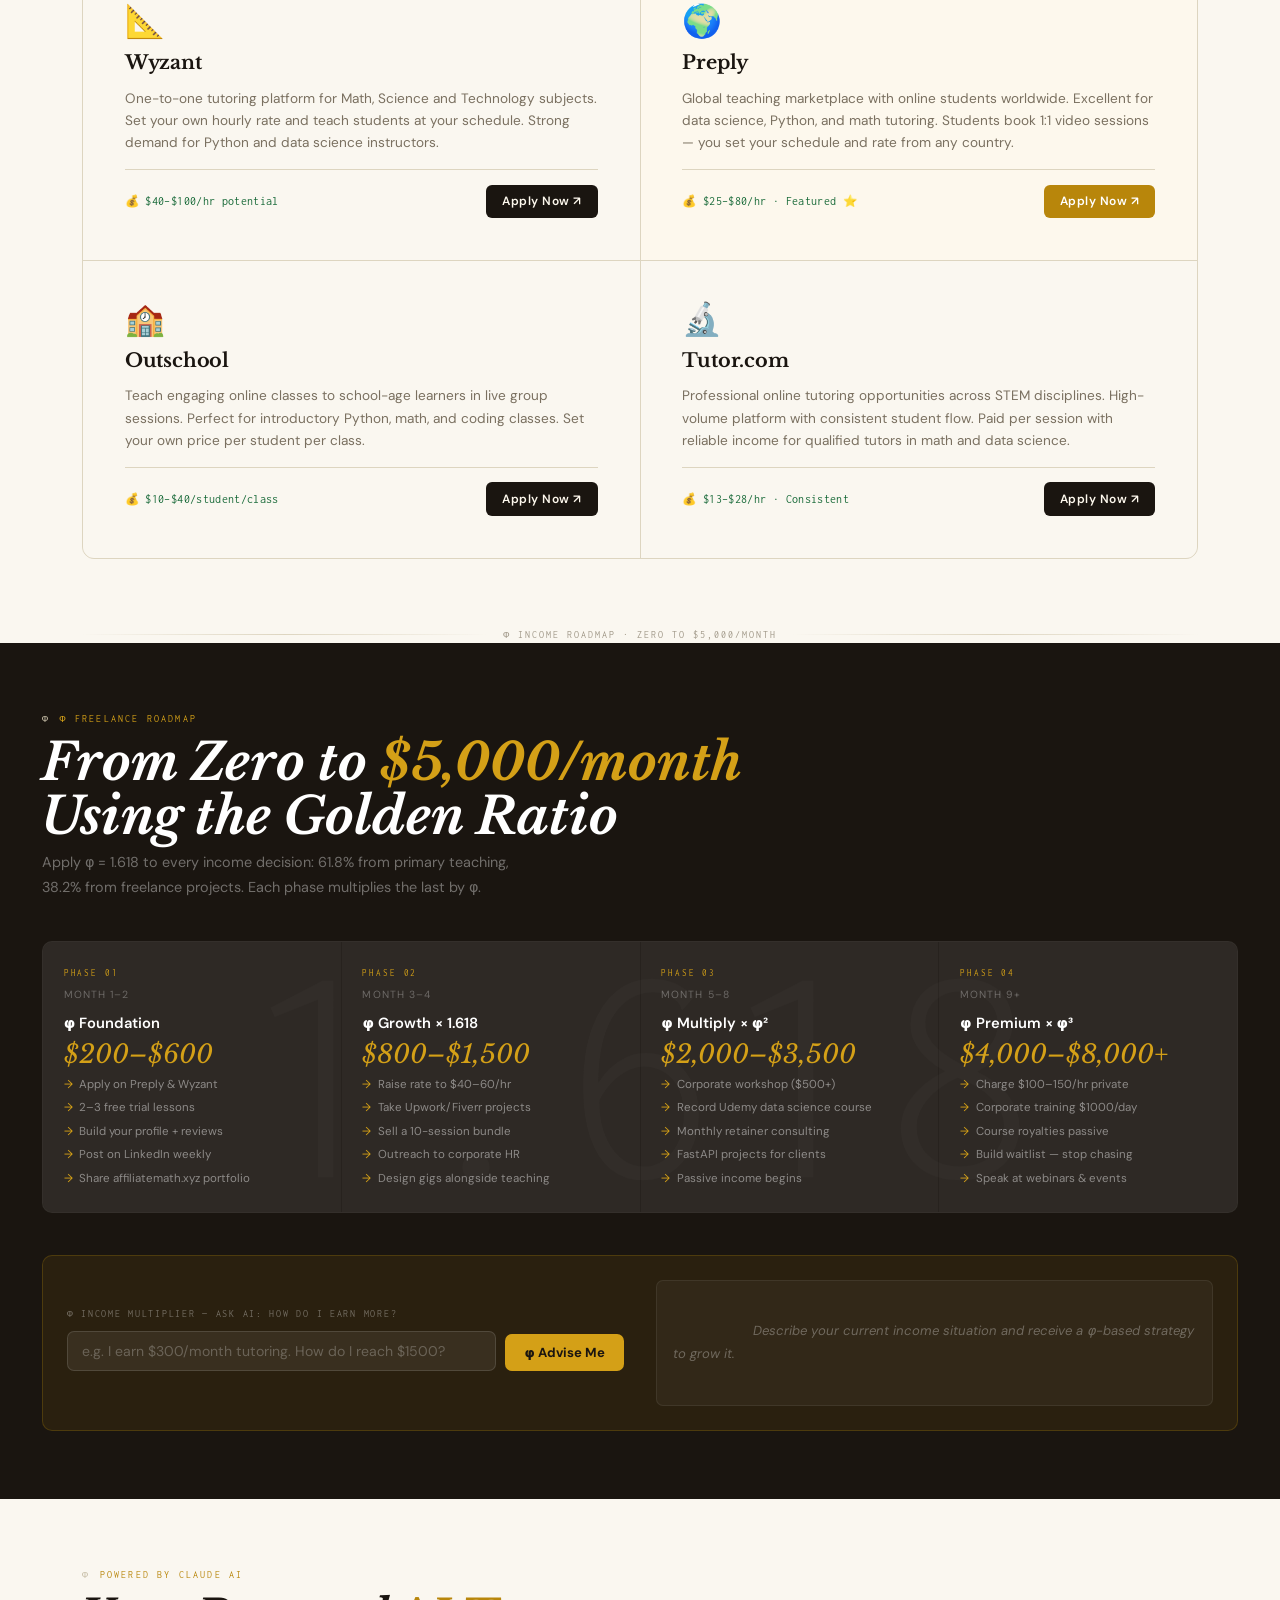
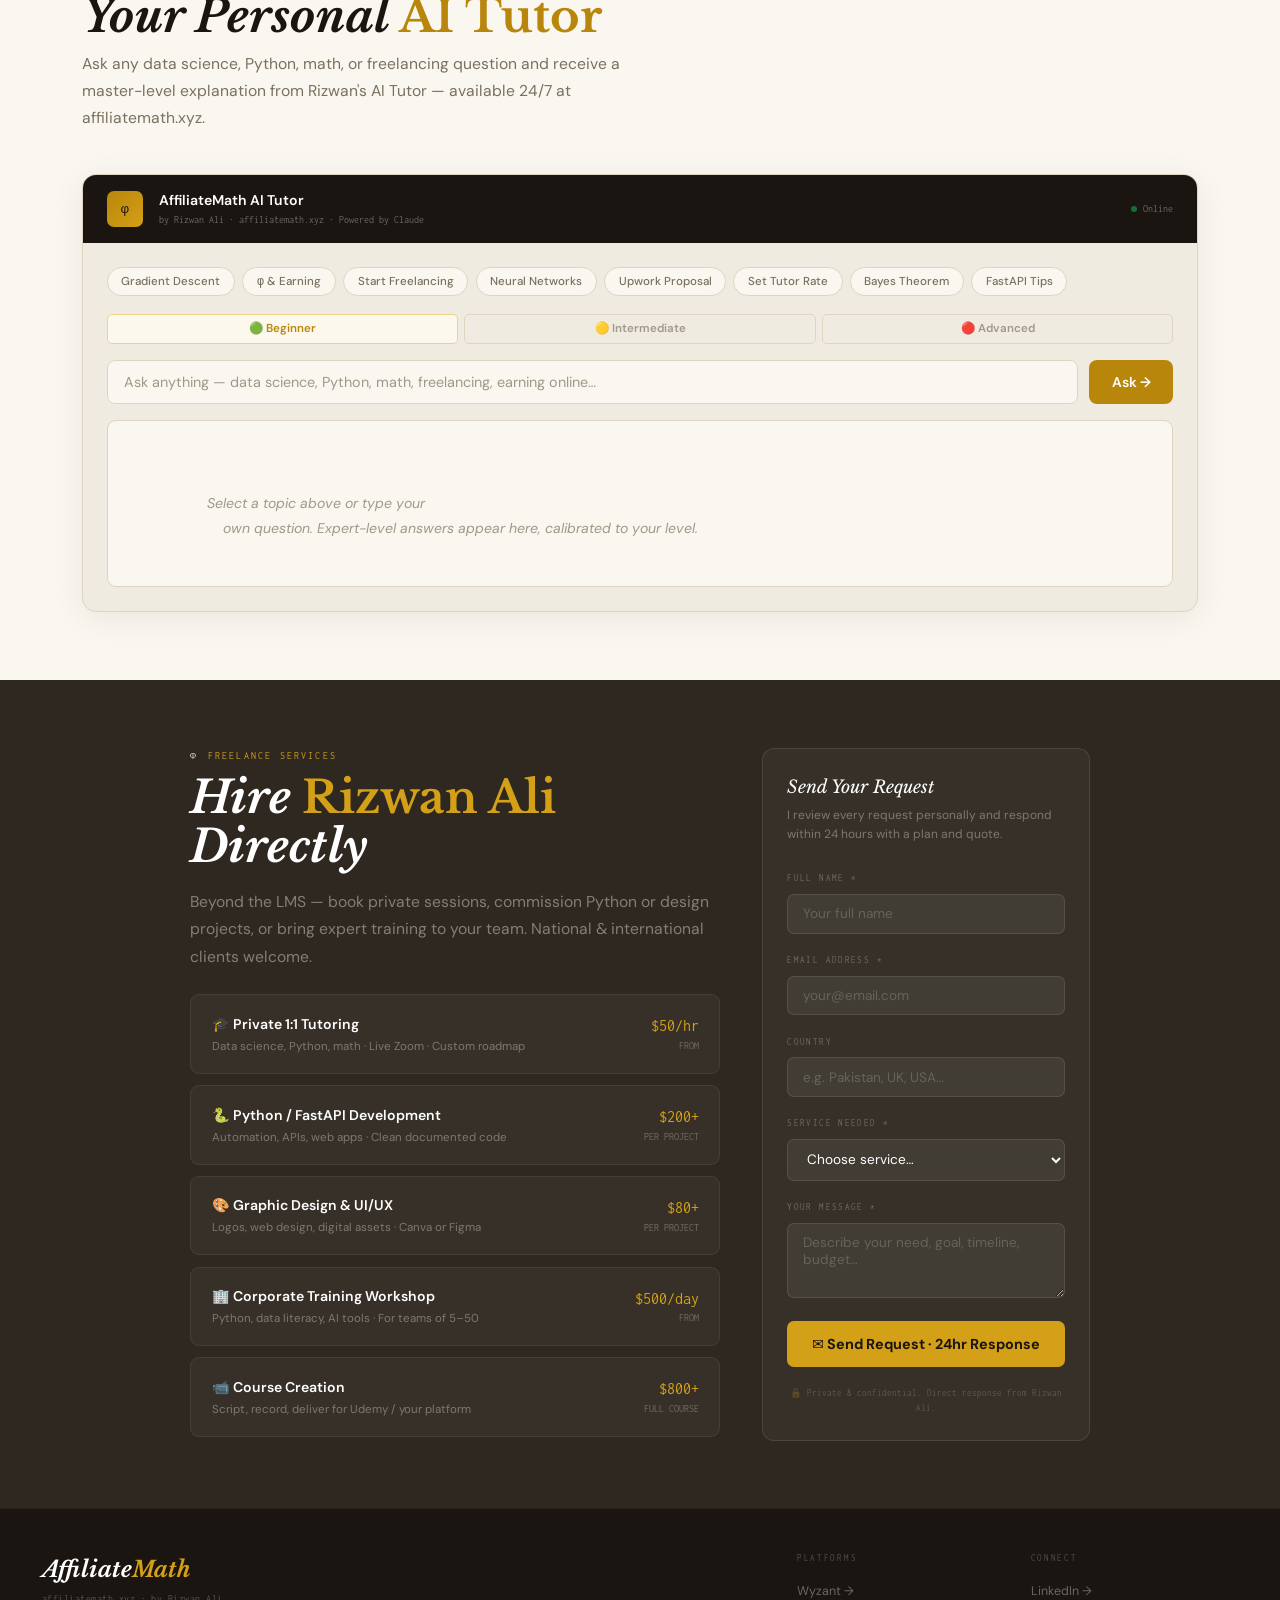
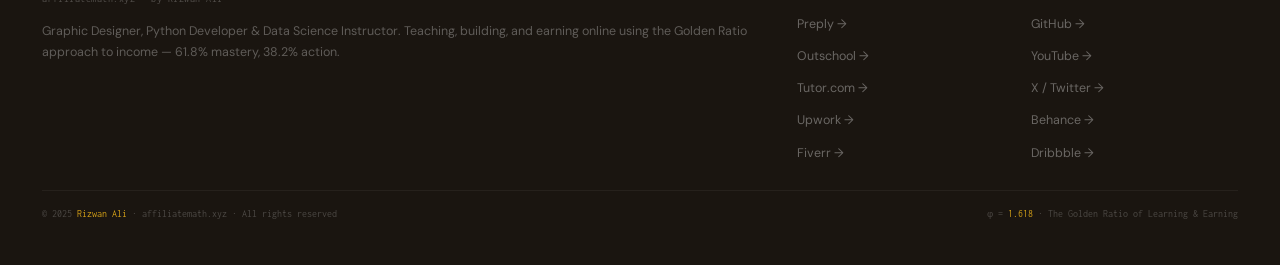
<file: pages/gold.html>
<!DOCTYPE html>
<html lang="en">

<head>
    <meta charset="UTF-8">
    <meta name="viewport" content="width=device-width, initial-scale=1.0">
    <title>AffiliateMath.xyz · Rizwan Ali — Earn With Knowledge</title>
    <link rel="preconnect" href="https://fonts.googleapis.com">
    <link
        href="https://fonts.googleapis.com/css2?family=Libre+Baskerville:ital,wght@0,400;0,700;1,400&family=DM+Sans:ital,wght@0,300;0,400;0,500;0,600;1,300&family=Inconsolata:wght@300;400;500&display=swap"
        rel="stylesheet">
    <style>
        /* ═══════════════════════════════════════════════
   GOLDEN RATIO SYSTEM  φ = 1.618
   Base unit: 1rem = 16px
   φ scale: 10 · 16 · 26 · 42 · 68 · 110 · 178px
   Columns: 61.8% / 38.2%  (golden split)
   ═══════════════════════════════════════════════ */

        :root {
            --φ: 1.618;
            --gold: #b8860b;
            --gold-light: #d4a017;
            --gold-pale: #fdf8ed;
            --gold-rim: #e8d58a;
            --ink: #1a1510;
            --ink2: #2e2820;
            --parchment: #faf7f0;
            --aged: #f0ebe0;
            --border: #ddd5c0;
            --border2: #c8bfa8;
            --muted: #7a7060;
            --soft: #a09888;
            --green: #1a6b3a;
            --green-pale: #eef7f2;
            --blue: #1a3d6b;
            --blue-pale: #eef3fa;
            --red: #8b1a1a;
            --red-pale: #faeaea;

            --display: 'Libre Baskerville', Georgia, serif;
            --sans: 'DM Sans', system-ui, sans-serif;
            --mono: 'Inconsolata', monospace;

            /* Golden ratio spacing */
            --sp1: 0.618rem;
            --sp2: 1rem;
            --sp3: 1.618rem;
            --sp4: 2.618rem;
            --sp5: 4.236rem;
            --sp6: 6.854rem;
        }

        * {
            margin: 0;
            padding: 0;
            box-sizing: border-box;
        }

        html {
            scroll-behavior: smooth;
            font-size: 16px;
        }

        body {
            background: var(--parchment);
            font-family: var(--sans);
            color: var(--ink);
            overflow-x: hidden;
            line-height: 1.618;
            /* φ */
        }

        /* ── PARCHMENT TEXTURE ── */
        body::before {
            content: '';
            position: fixed;
            inset: 0;
            background-image: url("data:image/svg+xml,%3Csvg xmlns='http://www.w3.org/2000/svg' width='200' height='200'%3E%3Cfilter id='n'%3E%3CfeTurbulence type='fractalNoise' baseFrequency='0.9' numOctaves='4'/%3E%3C/filter%3E%3Crect width='200' height='200' filter='url(%23n)' opacity='0.022'/%3E%3C/svg%3E");
            pointer-events: none;
            z-index: 0;
        }

        /* ══════════════════════════
   TOP GOLDEN RULE RIBBON
══════════════════════════ */
        .top-ribbon {
            position: fixed;
            top: 0;
            left: 0;
            right: 0;
            z-index: 100;
            height: 3px;
            background: linear-gradient(90deg, var(--gold), #e8c84a, var(--gold-light), #c8a820, var(--gold));
        }

        /* ══════════════════════════
   NAV
══════════════════════════ */
        nav {
            position: sticky;
            top: 3px;
            z-index: 90;
            background: rgba(250, 247, 240, 0.96);
            backdrop-filter: blur(12px);
            border-bottom: 1px solid var(--border);
            padding: 0 var(--sp4);
            height: 62px;
            display: flex;
            align-items: center;
            justify-content: space-between;
        }

        .nav-logo {
            display: flex;
            align-items: center;
            gap: 0.7rem;
            text-decoration: none;
        }

        .logo-φ {
            width: 36px;
            height: 36px;
            border: 1.5px solid var(--gold);
            border-radius: 4px;
            display: flex;
            align-items: center;
            justify-content: center;
            font-family: var(--mono);
            font-size: 1rem;
            color: var(--gold);
            font-weight: 400;
        }

        .logo-wordmark {
            font-family: var(--display);
            font-size: 1.05rem;
            font-weight: 700;
            color: var(--ink);
            letter-spacing: -0.01em;
        }

        .logo-wordmark span {
            color: var(--gold);
        }

        .logo-sub {
            font-family: var(--mono);
            font-size: 0.6rem;
            color: var(--muted);
            display: block;
            letter-spacing: 0.05em;
        }

        .nav-pills {
            display: flex;
            gap: 0.25rem;
            list-style: none;
        }

        .nav-pills a {
            font-size: 0.8rem;
            font-weight: 500;
            color: var(--muted);
            text-decoration: none;
            padding: 0.38rem 0.85rem;
            border-radius: 100px;
            transition: all 0.18s;
            letter-spacing: 0.02em;
        }

        .nav-pills a:hover {
            color: var(--ink);
            background: var(--aged);
        }

        .nav-cta {
            display: inline-flex;
            align-items: center;
            gap: 0.4rem;
            background: var(--gold);
            color: #fff;
            font-family: var(--sans);
            font-size: 0.8rem;
            font-weight: 600;
            padding: 0.48rem 1.1rem;
            border-radius: 100px;
            text-decoration: none;
            border: none;
            cursor: pointer;
            transition: all 0.2s;
            letter-spacing: 0.03em;
            box-shadow: 0 2px 12px rgba(184, 134, 11, 0.28);
        }

        .nav-cta:hover {
            background: var(--gold-light);
            transform: translateY(-1px);
            box-shadow: 0 4px 18px rgba(184, 134, 11, 0.38);
        }

        /* ══════════════════════════
   HERO — Golden Rectangle
   61.8% left / 38.2% right
══════════════════════════ */
        .hero {
            position: relative;
            z-index: 1;
            max-width: 1200px;
            margin: 0 auto;
            padding: var(--sp6) var(--sp4) var(--sp5);
            display: grid;
            grid-template-columns: 61.8fr 38.2fr;
            gap: var(--sp5);
            align-items: center;
            min-height: calc(100vh - 65px);
        }

        /* Golden spiral decoration */
        .hero::after {
            content: 'φ';
            position: absolute;
            top: 50%;
            right: calc(38.2% + 2rem);
            transform: translateY(-50%);
            font-family: var(--mono);
            font-size: 18rem;
            font-weight: 300;
            color: rgba(184, 134, 11, 0.04);
            pointer-events: none;
            z-index: 0;
            line-height: 1;
        }

        .hero-left {
            position: relative;
            z-index: 1;
        }

        .eyebrow {
            display: inline-flex;
            align-items: center;
            gap: 0.6rem;
            border: 1px solid var(--gold-rim);
            background: var(--gold-pale);
            padding: 0.32rem 0.9rem;
            border-radius: 100px;
            margin-bottom: var(--sp3);
        }

        .eyebrow-dot {
            width: 6px;
            height: 6px;
            border-radius: 50%;
            background: var(--green);
            animation: blink 2.2s ease-in-out infinite;
        }

        @keyframes blink {

            0%,
            100% {
                opacity: 1;
            }

            50% {
                opacity: 0.3;
            }
        }

        .eyebrow-text {
            font-family: var(--mono);
            font-size: 0.65rem;
            font-weight: 400;
            color: var(--gold);
            letter-spacing: 0.12em;
            text-transform: uppercase;
        }

        h1.hero-title {
            font-family: var(--display);
            font-size: clamp(2.8rem, 4.5vw, 4.5rem);
            font-weight: 700;
            line-height: 1.1;
            letter-spacing: -0.025em;
            color: var(--ink);
            margin-bottom: var(--sp3);
        }

        h1.hero-title .name {
            display: block;
            font-style: italic;
            font-weight: 400;
            color: var(--gold);
            margin-bottom: 0.15em;
            font-size: 0.7em;
        }

        h1.hero-title .headline {
            display: block;
        }

        h1.hero-title em {
            font-style: italic;
            color: var(--gold-light);
        }

        .hero-desc {
            font-size: 1.05rem;
            font-weight: 400;
            color: var(--muted);
            line-height: 1.8;
            max-width: 520px;
            margin-bottom: var(--sp4);
        }

        .hero-desc strong {
            color: var(--ink);
            font-weight: 500;
        }

        /* φ-ratio income display */
        .phi-income {
            display: grid;
            grid-template-columns: 61.8fr 38.2fr;
            gap: 1px;
            background: var(--border);
            border: 1px solid var(--border);
            border-radius: 10px;
            overflow: hidden;
            margin-bottom: var(--sp4);
        }

        .phi-income-cell {
            background: var(--parchment);
            padding: var(--sp3);
        }

        .phi-income-cell.accent {
            background: var(--gold-pale);
        }

        .pic-label {
            font-family: var(--mono);
            font-size: 0.6rem;
            font-weight: 400;
            letter-spacing: 0.15em;
            text-transform: uppercase;
            color: var(--soft);
            margin-bottom: 0.4rem;
        }

        .pic-val {
            font-family: var(--display);
            font-size: 2rem;
            font-weight: 700;
            font-style: italic;
            color: var(--gold);
            line-height: 1;
            margin-bottom: 0.2rem;
        }

        .pic-note {
            font-size: 0.72rem;
            color: var(--soft);
        }

        .hero-actions {
            display: flex;
            gap: 0.8rem;
            flex-wrap: wrap;
        }

        .btn-primary {
            display: inline-flex;
            align-items: center;
            gap: 0.5rem;
            background: var(--ink);
            color: var(--gold-pale);
            font-family: var(--sans);
            font-size: 0.9rem;
            font-weight: 600;
            padding: 0.85rem 1.8rem;
            border-radius: 7px;
            text-decoration: none;
            border: none;
            cursor: pointer;
            transition: all 0.2s;
            letter-spacing: 0.02em;
            box-shadow: 0 4px 16px rgba(26, 21, 16, 0.2);
        }

        .btn-primary:hover {
            background: var(--ink2);
            transform: translateY(-2px);
            box-shadow: 0 8px 24px rgba(26, 21, 16, 0.28);
        }

        .btn-gold {
            display: inline-flex;
            align-items: center;
            gap: 0.5rem;
            background: var(--gold);
            color: #fff;
            font-family: var(--sans);
            font-size: 0.9rem;
            font-weight: 600;
            padding: 0.85rem 1.8rem;
            border-radius: 7px;
            text-decoration: none;
            border: none;
            cursor: pointer;
            transition: all 0.2s;
            box-shadow: 0 4px 16px rgba(184, 134, 11, 0.3);
        }

        .btn-gold:hover {
            background: var(--gold-light);
            transform: translateY(-2px);
        }

        .btn-outline {
            display: inline-flex;
            align-items: center;
            gap: 0.5rem;
            background: transparent;
            color: var(--muted);
            border: 1px solid var(--border2);
            font-family: var(--sans);
            font-size: 0.9rem;
            font-weight: 500;
            padding: 0.85rem 1.8rem;
            border-radius: 7px;
            text-decoration: none;
            cursor: pointer;
            transition: all 0.2s;
        }

        .btn-outline:hover {
            border-color: var(--ink);
            color: var(--ink);
        }

        /* ── HERO RIGHT: Profile + AI Calc ── */
        .hero-right {
            position: relative;
            z-index: 1;
        }

        .profile-card {
            background: var(--aged);
            border: 1px solid var(--border);
            border-radius: 14px;
            overflow: hidden;
            box-shadow: 0 12px 40px rgba(0, 0, 0, 0.1);
        }

        .profile-banner {
            height: 80px;
            background: linear-gradient(135deg, #1a1510, #2e2820);
            display: flex;
            align-items: center;
            justify-content: flex-end;
            padding: 0 1.2rem;
        }

        .profile-banner-φ {
            font-family: var(--mono);
            font-size: 3rem;
            color: rgba(184, 134, 11, 0.25);
            font-weight: 300;
            line-height: 1;
        }

        .profile-body {
            padding: 0 1.4rem 1.4rem;
        }

        .profile-avatar-wrap {
            margin-top: -28px;
            margin-bottom: 0.8rem;
        }

        .profile-avatar {
            width: 56px;
            height: 56px;
            border-radius: 50%;
            border: 3px solid var(--parchment);
            background: linear-gradient(135deg, var(--gold), var(--gold-light));
            display: flex;
            align-items: center;
            justify-content: center;
            font-family: var(--display);
            font-size: 1.3rem;
            font-weight: 700;
            color: #fff;
        }

        .profile-name {
            font-family: var(--display);
            font-size: 1rem;
            font-weight: 700;
            color: var(--ink);
            margin-bottom: 0.15rem;
        }

        .profile-title {
            font-size: 0.75rem;
            color: var(--muted);
            margin-bottom: 0.8rem;
        }

        .profile-badges {
            display: flex;
            flex-wrap: wrap;
            gap: 0.4rem;
            margin-bottom: 1rem;
        }

        .pbadge {
            font-family: var(--mono);
            font-size: 0.58rem;
            font-weight: 400;
            letter-spacing: 0.08em;
            text-transform: uppercase;
            padding: 0.2rem 0.6rem;
            border-radius: 3px;
        }

        .pbadge.g {
            background: var(--green-pale);
            color: var(--green);
            border: 1px solid #b8dfc8;
        }

        .pbadge.b {
            background: var(--blue-pale);
            color: var(--blue);
            border: 1px solid #b8ccdc;
        }

        .pbadge.a {
            background: var(--gold-pale);
            color: var(--gold);
            border: 1px solid var(--gold-rim);
        }

        /* AI Income Calc inside card */
        .ai-calc {
            background: var(--parchment);
            border: 1px solid var(--border);
            border-radius: 9px;
            padding: 1rem;
        }

        .ac-label {
            font-family: var(--mono);
            font-size: 0.6rem;
            font-weight: 400;
            letter-spacing: 0.18em;
            text-transform: uppercase;
            color: var(--soft);
            margin-bottom: 0.7rem;
            display: flex;
            align-items: center;
            gap: 0.5rem;
        }

        .ac-label::before {
            content: 'φ';
            color: var(--gold);
            font-size: 0.8rem;
        }

        .ac-select {
            width: 100%;
            background: var(--aged);
            border: 1px solid var(--border);
            border-radius: 6px;
            padding: 0.55rem 0.8rem;
            color: var(--ink);
            font-family: var(--sans);
            font-size: 0.82rem;
            outline: none;
            cursor: pointer;
            margin-bottom: 0.6rem;
            transition: border-color 0.18s;
        }

        .ac-select:focus {
            border-color: var(--gold);
        }

        .ac-select option {
            background: var(--parchment);
        }

        .ac-btn {
            width: 100%;
            background: var(--gold);
            border: none;
            border-radius: 6px;
            padding: 0.58rem;
            color: #fff;
            font-family: var(--sans);
            font-size: 0.8rem;
            font-weight: 600;
            cursor: pointer;
            transition: all 0.18s;
            margin-bottom: 0.7rem;
        }

        .ac-btn:hover {
            background: var(--gold-light);
        }

        .ac-btn:disabled {
            opacity: 0.45;
            cursor: not-allowed;
        }

        .ac-output {
            background: var(--aged);
            border: 1px solid var(--border);
            border-radius: 6px;
            padding: 0.8rem;
            font-size: 0.78rem;
            line-height: 1.75;
            color: var(--ink2);
            min-height: 72px;
            font-family: var(--sans);
        }

        .ac-thinking {
            display: none;
            align-items: center;
            gap: 5px;
            color: var(--soft);
            font-family: var(--mono);
            font-size: 0.65rem;
        }

        .ac-thinking.on {
            display: flex;
        }

        .td {
            width: 4px;
            height: 4px;
            border-radius: 50%;
            background: var(--gold);
            animation: tdb 1.1s infinite;
        }

        .td:nth-child(2) {
            animation-delay: 0.18s;
        }

        .td:nth-child(3) {
            animation-delay: 0.36s;
        }

        @keyframes tdb {

            0%,
            100% {
                opacity: 0.2;
            }

            50% {
                opacity: 1;
            }
        }

        /* ══════════════════════════
   GOLDEN RATIO DIVIDER
══════════════════════════ */
        .φ-divider {
            max-width: 1200px;
            margin: 0 auto;
            padding: 0 var(--sp4);
            display: flex;
            align-items: center;
            gap: 1rem;
            color: var(--soft);
        }

        .φ-divider::before,
        .φ-divider::after {
            content: '';
            flex: 1;
            height: 1px;
            background: linear-gradient(90deg, transparent, var(--border), transparent);
        }

        .φ-glyph {
            font-family: var(--mono);
            font-size: 0.62rem;
            letter-spacing: 0.2em;
            text-transform: uppercase;
            white-space: nowrap;
        }

        /* ══════════════════════════
   SECTION WRAPPER
══════════════════════════ */
        .section {
            max-width: 1200px;
            margin: 0 auto;
            padding: var(--sp5) var(--sp4);
            position: relative;
            z-index: 1;
        }

        .stag {
            font-family: var(--mono);
            font-size: 0.62rem;
            font-weight: 400;
            letter-spacing: 0.22em;
            text-transform: uppercase;
            color: var(--gold);
            margin-bottom: 0.6rem;
            display: flex;
            align-items: center;
            gap: 0.6rem;
        }

        .stag::before {
            content: 'φ';
            color: var(--border2);
        }

        h2.sh {
            font-family: var(--display);
            font-size: clamp(1.9rem, 3.5vw, 3rem);
            font-weight: 700;
            font-style: italic;
            line-height: 1.1;
            color: var(--ink);
            margin-bottom: 0.5rem;
        }

        h2.sh em {
            font-style: normal;
            color: var(--gold);
        }

        .sd {
            font-size: 0.98rem;
            color: var(--muted);
            line-height: 1.75;
            max-width: 580px;
            margin-bottom: var(--sp4);
        }

        /* ══════════════════════════
   PLATFORMS — 4 cards
   Using φ proportions
══════════════════════════ */
        .platforms-grid {
            display: grid;
            grid-template-columns: repeat(2, 1fr);
            gap: 1px;
            background: var(--border);
            border: 1px solid var(--border);
            border-radius: 12px;
            overflow: hidden;
        }

        .platform-card {
            background: var(--parchment);
            padding: var(--sp4);
            transition: all 0.22s;
            display: flex;
            flex-direction: column;
            gap: 0.6rem;
        }

        .platform-card:hover {
            background: var(--gold-pale);
        }

        .pc-icon {
            font-size: 2rem;
            line-height: 1;
        }

        .pc-name {
            font-family: var(--display);
            font-size: 1.2rem;
            font-weight: 700;
            color: var(--ink);
            letter-spacing: -0.01em;
        }

        .pc-desc {
            font-size: 0.85rem;
            color: var(--muted);
            line-height: 1.65;
            flex: 1;
        }

        .pc-meta {
            display: flex;
            align-items: center;
            justify-content: space-between;
            flex-wrap: wrap;
            gap: 0.5rem;
            border-top: 1px solid var(--border);
            padding-top: 0.9rem;
            margin-top: 0.3rem;
        }

        .pc-earn {
            font-family: var(--mono);
            font-size: 0.72rem;
            color: var(--green);
            font-weight: 400;
            letter-spacing: 0.03em;
        }

        .apply-btn {
            display: inline-flex;
            align-items: center;
            gap: 0.35rem;
            background: var(--ink);
            color: var(--gold-pale);
            font-family: var(--sans);
            font-size: 0.75rem;
            font-weight: 600;
            padding: 0.45rem 1rem;
            border-radius: 6px;
            text-decoration: none;
            transition: all 0.18s;
            letter-spacing: 0.04em;
        }

        .apply-btn:hover {
            background: var(--gold);
            color: #fff;
        }

        /* Preply featured */
        .platform-card.featured {
            background: var(--gold-pale);
            border-right: none;
        }

        .platform-card.featured .apply-btn {
            background: var(--gold);
            color: #fff;
        }

        .platform-card.featured .apply-btn:hover {
            background: var(--gold-light);
        }

        /* ══════════════════════════
   GOLDEN RATIO INCOME ROAD
══════════════════════════ */
        .income-road {
            background: var(--ink);
            padding: var(--sp5) var(--sp4);
            position: relative;
            z-index: 1;
            overflow: hidden;
        }

        .income-road::before {
            content: '1.618';
            position: absolute;
            top: 50%;
            left: 50%;
            transform: translate(-50%, -50%);
            font-family: var(--mono);
            font-size: 20rem;
            font-weight: 300;
            color: rgba(255, 255, 255, 0.02);
            pointer-events: none;
            white-space: nowrap;
        }

        .ir-inner {
            max-width: 1200px;
            margin: 0 auto;
        }

        .ir-title {
            font-family: var(--display);
            font-style: italic;
            font-size: clamp(2rem, 4vw, 3.5rem);
            font-weight: 700;
            color: #fff;
            margin-bottom: 0.4rem;
            line-height: 1.05;
        }

        .ir-title span {
            color: var(--gold-light);
        }

        .ir-sub {
            font-size: 0.9rem;
            color: rgba(255, 255, 255, 0.38);
            line-height: 1.7;
            max-width: 500px;
            margin-bottom: var(--sp4);
        }

        .road-grid {
            display: grid;
            /* 61.8% | 38.2% split per golden ratio, then subdivide */
            grid-template-columns: repeat(4, 1fr);
            gap: 1px;
            background: rgba(255, 255, 255, 0.06);
            border: 1px solid rgba(255, 255, 255, 0.06);
            border-radius: 10px;
            overflow: hidden;
            margin-bottom: var(--sp4);
        }

        .road-phase {
            background: rgba(255, 255, 255, 0.03);
            padding: 1.5rem 1.3rem;
        }

        .rp-num {
            font-family: var(--mono);
            font-size: 0.58rem;
            letter-spacing: 0.2em;
            text-transform: uppercase;
            color: var(--gold-light);
            margin-bottom: 0.4rem;
        }

        .rp-period {
            font-size: 0.65rem;
            color: rgba(255, 255, 255, 0.3);
            text-transform: uppercase;
            letter-spacing: 0.1em;
            margin-bottom: 0.5rem;
        }

        .rp-title {
            font-size: 0.92rem;
            font-weight: 600;
            color: #fff;
            margin-bottom: 0.4rem;
        }

        .rp-income {
            font-family: var(--display);
            font-size: 1.6rem;
            font-style: italic;
            color: var(--gold-light);
            margin-bottom: 0.5rem;
            line-height: 1;
        }

        .rp-list {
            list-style: none;
            display: flex;
            flex-direction: column;
            gap: 0.3rem;
        }

        .rp-list li {
            font-size: 0.72rem;
            color: rgba(255, 255, 255, 0.45);
            display: flex;
            gap: 0.4rem;
        }

        .rp-list li::before {
            content: '→';
            color: var(--gold-light);
            flex-shrink: 0;
        }

        /* φ calculator row */
        .phi-calc-row {
            background: rgba(184, 134, 11, 0.1);
            border: 1px solid rgba(184, 134, 11, 0.25);
            border-radius: 10px;
            padding: 1.5rem;
            display: grid;
            grid-template-columns: 1fr 1fr;
            gap: 2rem;
            align-items: center;
        }

        .pcr-label {
            font-family: var(--mono);
            font-size: 0.6rem;
            letter-spacing: 0.18em;
            text-transform: uppercase;
            color: rgba(255, 255, 255, 0.35);
            margin-bottom: 0.5rem;
        }

        .pcr-input-row {
            display: flex;
            gap: 0.6rem;
            align-items: flex-end;
        }

        .pcr-input {
            flex: 1;
            background: rgba(255, 255, 255, 0.07);
            border: 1px solid rgba(255, 255, 255, 0.12);
            border-radius: 7px;
            padding: 0.65rem 0.9rem;
            color: #fff;
            font-family: var(--sans);
            font-size: 0.88rem;
            outline: none;
            transition: border-color 0.2s;
        }

        .pcr-input:focus {
            border-color: var(--gold-light);
        }

        .pcr-input::placeholder {
            color: rgba(255, 255, 255, 0.25);
        }

        .pcr-btn {
            background: var(--gold-light);
            border: none;
            border-radius: 7px;
            padding: 0.65rem 1.2rem;
            color: #1a1510;
            font-family: var(--sans);
            font-size: 0.82rem;
            font-weight: 700;
            cursor: pointer;
            transition: all 0.18s;
            white-space: nowrap;
        }

        .pcr-btn:hover {
            background: #e8d050;
        }

        .pcr-btn:disabled {
            opacity: 0.4;
            cursor: not-allowed;
        }

        .pcr-output {
            background: rgba(255, 255, 255, 0.04);
            border: 1px solid rgba(255, 255, 255, 0.07);
            border-radius: 7px;
            padding: 1rem;
            font-size: 0.82rem;
            line-height: 1.75;
            color: rgba(255, 255, 255, 0.7);
            min-height: 80px;
            white-space: pre-wrap;
        }

        .pcr-thinking {
            display: none;
            align-items: center;
            gap: 5px;
            color: rgba(255, 255, 255, 0.3);
            font-family: var(--mono);
            font-size: 0.65rem;
        }

        .pcr-thinking.on {
            display: flex;
        }

        /* ══════════════════════════
   AI TUTOR
══════════════════════════ */
        .tutor-wrap {
            background: var(--aged);
            border: 1px solid var(--border);
            border-radius: 14px;
            overflow: hidden;
            box-shadow: 0 6px 32px rgba(0, 0, 0, 0.07);
        }

        .tutor-bar {
            background: var(--ink);
            padding: 0.9rem 1.5rem;
            display: flex;
            align-items: center;
            gap: 1rem;
        }

        .tutor-icon {
            width: 36px;
            height: 36px;
            border-radius: 7px;
            background: linear-gradient(135deg, var(--gold), var(--gold-light));
            display: flex;
            align-items: center;
            justify-content: center;
            font-family: var(--mono);
            font-size: 0.85rem;
            color: var(--ink);
        }

        .tutor-name {
            font-weight: 600;
            color: #fff;
            font-size: 0.88rem;
        }

        .tutor-sub {
            font-family: var(--mono);
            font-size: 0.6rem;
            color: rgba(255, 255, 255, 0.35);
            margin-top: 1px;
        }

        .tutor-status {
            margin-left: auto;
            display: flex;
            align-items: center;
            gap: 0.4rem;
            font-family: var(--mono);
            font-size: 0.62rem;
            color: rgba(255, 255, 255, 0.35);
        }

        .tutor-status::before {
            content: '';
            width: 6px;
            height: 6px;
            border-radius: 50%;
            background: var(--green);
            animation: blink 2s infinite;
        }

        .tutor-body {
            padding: 1.5rem;
        }

        .chips {
            display: flex;
            flex-wrap: wrap;
            gap: 0.45rem;
            margin-bottom: 1.1rem;
        }

        .chip {
            font-family: var(--sans);
            font-size: 0.72rem;
            font-weight: 500;
            background: var(--parchment);
            border: 1px solid var(--border);
            border-radius: 100px;
            padding: 0.38rem 0.85rem;
            color: var(--muted);
            cursor: pointer;
            transition: all 0.18s;
        }

        .chip:hover {
            border-color: var(--gold);
            color: var(--gold);
            background: var(--gold-pale);
        }

        .level-row {
            display: flex;
            gap: 0.4rem;
            margin-bottom: 1rem;
        }

        .lbtn {
            flex: 1;
            background: transparent;
            border: 1px solid var(--border);
            border-radius: 5px;
            padding: 0.42rem;
            font-family: var(--sans);
            font-size: 0.72rem;
            font-weight: 600;
            color: var(--soft);
            cursor: pointer;
            transition: all 0.18s;
            text-align: center;
        }

        .lbtn.on,
        .lbtn:hover {
            background: var(--gold-pale);
            border-color: var(--gold-rim);
            color: var(--gold);
        }

        .tutor-input-row {
            display: flex;
            gap: 0.7rem;
            margin-bottom: 1rem;
        }

        .tutor-input {
            flex: 1;
            background: var(--parchment);
            border: 1.5px solid var(--border);
            border-radius: 8px;
            padding: 0.75rem 1rem;
            color: var(--ink);
            font-family: var(--sans);
            font-size: 0.9rem;
            outline: none;
            transition: border-color 0.2s;
        }

        .tutor-input:focus {
            border-color: var(--gold);
        }

        .tutor-input::placeholder {
            color: var(--soft);
        }

        .tutor-send {
            background: var(--gold);
            border: none;
            border-radius: 8px;
            padding: 0.75rem 1.4rem;
            color: #fff;
            font-family: var(--sans);
            font-size: 0.88rem;
            font-weight: 600;
            cursor: pointer;
            transition: all 0.18s;
            white-space: nowrap;
        }

        .tutor-send:hover {
            background: var(--gold-light);
        }

        .tutor-send:disabled {
            opacity: 0.4;
            cursor: not-allowed;
        }

        .tutor-output {
            background: var(--parchment);
            border: 1.5px solid var(--border);
            border-radius: 9px;
            padding: 1.2rem;
            min-height: 130px;
            font-size: 0.88rem;
            line-height: 1.8;
            color: var(--ink2);
            white-space: pre-wrap;
        }

        /* ══════════════════════════
   ENROLL SECTION
══════════════════════════ */
        .enroll-section {
            background: var(--ink2);
            padding: var(--sp5) var(--sp4);
            position: relative;
            z-index: 1;
        }

        .enroll-inner {
            max-width: 900px;
            margin: 0 auto;
            display: grid;
            grid-template-columns: 61.8fr 38.2fr;
            gap: var(--sp4);
            align-items: start;
        }

        /* Services list */
        .services-list {
            display: flex;
            flex-direction: column;
            gap: 0.7rem;
        }

        .service-row {
            background: rgba(255, 255, 255, 0.04);
            border: 1px solid rgba(255, 255, 255, 0.07);
            border-radius: 9px;
            padding: 1.1rem 1.3rem;
            display: flex;
            align-items: center;
            justify-content: space-between;
            gap: 1rem;
            transition: all 0.2s;
        }

        .service-row:hover {
            background: rgba(255, 255, 255, 0.07);
            transform: translateX(4px);
        }

        .sr-name {
            font-size: 0.88rem;
            font-weight: 600;
            color: #fff;
            margin-bottom: 0.15rem;
        }

        .sr-desc {
            font-size: 0.72rem;
            color: rgba(255, 255, 255, 0.35);
            line-height: 1.5;
        }

        .sr-price {
            font-family: var(--mono);
            font-size: 1rem;
            color: var(--gold-light);
            white-space: nowrap;
            text-align: right;
        }

        .sr-unit {
            font-size: 0.6rem;
            color: rgba(255, 255, 255, 0.3);
            display: block;
        }

        /* Hire form */
        .hire-box {
            background: rgba(255, 255, 255, 0.04);
            border: 1px solid rgba(255, 255, 255, 0.1);
            border-radius: 12px;
            padding: 1.5rem;
        }

        .hb-title {
            font-family: var(--display);
            font-style: italic;
            font-size: 1.1rem;
            color: #fff;
            margin-bottom: 0.3rem;
        }

        .hb-sub {
            font-size: 0.75rem;
            color: rgba(255, 255, 255, 0.35);
            margin-bottom: 1.2rem;
            line-height: 1.6;
        }

        .fg {
            display: flex;
            flex-direction: column;
            gap: 0.7rem;
        }

        .fg label {
            font-family: var(--mono);
            font-size: 0.58rem;
            letter-spacing: 0.15em;
            text-transform: uppercase;
            color: rgba(255, 255, 255, 0.3);
        }

        .fg input,
        .fg select,
        .fg textarea {
            width: 100%;
            background: rgba(255, 255, 255, 0.06);
            border: 1px solid rgba(255, 255, 255, 0.1);
            border-radius: 7px;
            padding: 0.65rem 0.9rem;
            color: #fff;
            font-family: var(--sans);
            font-size: 0.85rem;
            outline: none;
            transition: border-color 0.2s;
            margin-top: 0.3rem;
        }

        .fg input:focus,
        .fg select:focus,
        .fg textarea:focus {
            border-color: var(--gold-light);
        }

        .fg input::placeholder,
        .fg textarea::placeholder {
            color: rgba(255, 255, 255, 0.2);
        }

        .fg select option {
            background: #1a1510;
        }

        .fg textarea {
            resize: vertical;
            min-height: 75px;
        }

        .fg-submit {
            width: 100%;
            background: var(--gold-light);
            border: none;
            border-radius: 7px;
            padding: 0.85rem;
            color: #1a1510;
            font-family: var(--sans);
            font-size: 0.9rem;
            font-weight: 700;
            cursor: pointer;
            transition: all 0.2s;
            margin-top: 0.3rem;
        }

        .fg-submit:hover {
            background: #e8d050;
            transform: translateY(-2px);
        }

        .fg-note {
            font-family: var(--mono);
            font-size: 0.58rem;
            color: rgba(255, 255, 255, 0.2);
            text-align: center;
            margin-top: 0.5rem;
            line-height: 1.6;
        }

        .form-success {
            display: none;
            text-align: center;
            padding: 2rem 0;
        }

        .fs-icon {
            font-size: 2.5rem;
            margin-bottom: 0.6rem;
        }

        .fs-title {
            font-family: var(--display);
            font-style: italic;
            font-size: 1.2rem;
            color: #fff;
            margin-bottom: 0.4rem;
        }

        .fs-msg {
            font-size: 0.8rem;
            color: rgba(255, 255, 255, 0.4);
            line-height: 1.7;
        }

        /* ══════════════════════════
   SKILLS & PORTFOLIO STRIP
══════════════════════════ */
        .skills-row {
            display: grid;
            grid-template-columns: repeat(5, 1fr);
            gap: 1px;
            background: var(--border);
            border: 1px solid var(--border);
            border-radius: 10px;
            overflow: hidden;
        }

        .skill-cell {
            background: var(--parchment);
            padding: 1.2rem 1rem;
            text-align: center;
        }

        .skill-pct {
            font-family: var(--display);
            font-size: 1.8rem;
            font-style: italic;
            font-weight: 700;
            color: var(--gold);
            line-height: 1;
            margin-bottom: 0.3rem;
        }

        .skill-name {
            font-size: 0.72rem;
            color: var(--muted);
            letter-spacing: 0.04em;
        }

        .skill-bar {
            height: 3px;
            background: var(--border);
            border-radius: 2px;
            overflow: hidden;
            margin-top: 0.6rem;
        }

        .skill-fill {
            height: 100%;
            background: linear-gradient(90deg, var(--gold), var(--gold-light));
            border-radius: 2px;
        }

        /* ══════════════════════════
   FOOTER
══════════════════════════ */
        footer {
            position: relative;
            z-index: 1;
            background: var(--ink);
            border-top: 1px solid rgba(255, 255, 255, 0.05);
            padding: var(--sp4);
        }

        .footer-inner {
            max-width: 1200px;
            margin: 0 auto;
            display: grid;
            grid-template-columns: 61.8fr 38.2fr;
            gap: var(--sp4);
            align-items: start;
        }

        .footer-brand {
            font-family: var(--display);
            font-style: italic;
            font-size: 1.4rem;
            color: #fff;
            margin-bottom: 0.3rem;
            font-weight: 700;
        }

        .footer-brand span {
            color: var(--gold-light);
        }

        .footer-domain {
            font-family: var(--mono);
            font-size: 0.6rem;
            color: rgba(255, 255, 255, 0.25);
            margin-bottom: 0.8rem;
            letter-spacing: 0.05em;
        }

        .footer-desc {
            font-size: 0.78rem;
            color: rgba(255, 255, 255, 0.3);
            line-height: 1.7;
        }

        .footer-links-grid {
            display: grid;
            grid-template-columns: 1fr 1fr;
            gap: var(--sp3);
        }

        .fl-label {
            font-family: var(--mono);
            font-size: 0.58rem;
            letter-spacing: 0.18em;
            text-transform: uppercase;
            color: rgba(255, 255, 255, 0.25);
            margin-bottom: 0.7rem;
            font-weight: 400;
        }

        .fl-list {
            list-style: none;
            display: flex;
            flex-direction: column;
            gap: 0.4rem;
        }

        .fl-list a {
            font-size: 0.78rem;
            color: rgba(255, 255, 255, 0.35);
            text-decoration: none;
            transition: color 0.18s;
        }

        .fl-list a:hover {
            color: var(--gold-light);
        }

        .footer-bottom {
            max-width: 1200px;
            margin: var(--sp3) auto 0;
            border-top: 1px solid rgba(255, 255, 255, 0.05);
            padding-top: var(--sp2);
            display: flex;
            justify-content: space-between;
            align-items: center;
            flex-wrap: wrap;
            gap: 0.5rem;
        }

        .footer-bottom p {
            font-family: var(--mono);
            font-size: 0.6rem;
            color: rgba(255, 255, 255, 0.22);
        }

        .footer-bottom span {
            color: var(--gold-light);
        }

        /* ══════════════════════════
   FLOATING HIRE BUTTON
══════════════════════════ */
        .float-hire {
            position: fixed;
            bottom: 1.5rem;
            right: 1.5rem;
            z-index: 80;
            background: var(--gold);
            color: #fff;
            border: none;
            border-radius: 50px;
            padding: 0.72rem 1.3rem;
            font-family: var(--sans);
            font-size: 0.82rem;
            font-weight: 700;
            cursor: pointer;
            box-shadow: 0 6px 24px rgba(184, 134, 11, 0.4);
            transition: all 0.35s ease;
            opacity: 0;
            transform: translateY(20px);
            pointer-events: none;
            text-decoration: none;
            display: flex;
            align-items: center;
            gap: 0.4rem;
        }

        .float-hire.show {
            opacity: 1;
            transform: translateY(0);
            pointer-events: auto;
        }

        .float-hire:hover {
            background: var(--gold-light);
            transform: translateY(-3px);
        }

        /* ══════════════════════════
   FADE ANIM
══════════════════════════ */
        .fade {
            opacity: 0;
            transform: translateY(20px);
            transition: opacity 0.6s ease, transform 0.6s ease;
        }

        .fade.in {
            opacity: 1;
            transform: translateY(0);
        }

        .fade[data-d="1"] {
            transition-delay: 0.1s;
        }

        .fade[data-d="2"] {
            transition-delay: 0.2s;
        }

        .fade[data-d="3"] {
            transition-delay: 0.3s;
        }

        @media(max-width:960px) {
            .hero {
                grid-template-columns: 1fr;
                min-height: auto;
                padding: 4rem 1.5rem;
            }

            .platforms-grid {
                grid-template-columns: 1fr;
            }

            .road-grid {
                grid-template-columns: 1fr 1fr;
            }

            .enroll-inner {
                grid-template-columns: 1fr;
            }

            .skills-row {
                grid-template-columns: 1fr 1fr 1fr;
            }

            .footer-inner {
                grid-template-columns: 1fr;
            }

            .phi-calc-row {
                grid-template-columns: 1fr;
            }

            nav {
                padding: 0 1.5rem;
            }

            .nav-pills {
                display: none;
            }

            .section {
                padding: 3.5rem 1.5rem;
            }

            .income-road {
                padding: 3.5rem 1.5rem;
            }

            .enroll-section {
                padding: 3.5rem 1.5rem;
            }

            footer {
                padding: 2.5rem 1.5rem;
            }
        }

        @media(max-width:600px) {
            .road-grid {
                grid-template-columns: 1fr;
            }

            .skills-row {
                grid-template-columns: 1fr 1fr;
            }

            .phi-income {
                grid-template-columns: 1fr;
            }

            .footer-links-grid {
                grid-template-columns: 1fr;
            }
        }
    </style>
</head>

<body>

    <div class="top-ribbon"></div>

    <!-- ═══ NAV ═══ -->
    <nav>
        <a href="https://affiliatemath.xyz" target="_blank" class="nav-logo">
            <div class="logo-φ">φ</div>
            <div>
                <div class="logo-wordmark">Affiliate<span>Math</span></div>
                <div class="logo-sub">affiliatemath.xyz · Rizwan Ali</div>
            </div>
        </a>
        <ul class="nav-pills">
            <li><a href="#platforms">Platforms</a></li>
            <li><a href="#tutor">AI Tutor</a></li>
            <li><a href="#roadmap">Roadmap</a></li>
            <li><a href="#hire">Hire Me</a></li>
        </ul>
        <a href="#hire" class="nav-cta">💼 Work With Me</a>
    </nav>

    <!-- ═══ HERO ═══ -->
    <section style="position:relative;z-index:1;">
        <div class="hero">
            <div class="hero-left fade">
                <div class="eyebrow">
                    <span class="eyebrow-dot"></span>
                    <span class="eyebrow-text">φ Golden Ratio · Earn Online · affiliatemath.xyz</span>
                </div>

                <h1 class="hero-title">
                    <span class="name">Rizwan Ali</span>
                    <span class="headline">Teach, Build &<br><em>Earn Online</em></span>
                </h1>

                <p class="hero-desc">
                    A <strong>Graphic Designer, Python Developer & Data Science Instructor</strong> who earns from
                    online tutoring and freelancing — applying the <strong>Golden Ratio (φ = 1.618)</strong> to every
                    income decision: multiply your skills, your clients, and your revenue.
                </p>

                <!-- φ Income split display -->
                <div class="phi-income">
                    <div class="phi-income-cell accent">
                        <div class="pic-label">φ Primary Income (61.8%)</div>
                        <div class="pic-val">Teaching</div>
                        <div class="pic-note">Online tutoring · 1:1 sessions · LMS courses</div>
                    </div>
                    <div class="phi-income-cell">
                        <div class="pic-label">φ Secondary (38.2%)</div>
                        <div class="pic-val">Freelance</div>
                        <div class="pic-note">Projects · Design · APIs · Dev work</div>
                    </div>
                </div>

                <div class="hero-actions">
                    <a href="#platforms" class="btn-gold">🎓 Apply as Tutor</a>
                    <a href="#tutor" class="btn-primary">🤖 Ask AI Tutor</a>
                    <a href="../pages/main.html" class="btn-outline">📩 Main</a>
                    <a href="../pages/art.html" class="btn-outline">📩 Art</a>
                </div>
            </div>

            <!-- PROFILE + AI CALC -->
            <div class="hero-right fade" data-d="2">
                <div class="profile-card">
                    <div class="profile-banner">
                        <div class="profile-banner-φ">φ</div>
                    </div>
                    <div class="profile-body">
                        <div class="profile-avatar-wrap">
                            <div class="profile-avatar">RA</div>
                        </div>
                        <div class="profile-name">Rizwan Ali</div>
                        <div class="profile-title">Graphic Designer · Python Developer · Data Science Instructor</div>
                        <div class="profile-badges">
                            <span class="pbadge g">Online Tutor</span>
                            <span class="pbadge b">FastAPI Dev</span>
                            <span class="pbadge a">Data Science</span>
                            <span class="pbadge g">Graphic Design</span>
                            <span class="pbadge b">UI/UX</span>
                        </div>
                        <div class="ai-calc">
                            <div class="ac-label">φ Rate Advisor · AI Powered</div>
                            <select class="ac-select" id="rateService">
                                <option value="online tutoring for data science or math students">Data Science Tutoring
                                </option>
                                <option value="Python development and automation freelance project">Python Dev Project
                                </option>
                                <option value="graphic design and UI/UX freelance work">Graphic Design Gig</option>
                                <option value="FastAPI backend development freelance project">FastAPI Development
                                </option>
                                <option value="online teaching on Preply or Wyzant as a tutor">Teaching on Preply /
                                    Wyzant</option>
                                <option value="creating and selling an online data science course">Sell an Online Course
                                </option>
                            </select>
                            <button class="ac-btn" id="rateBtn" onclick="getRateAdvice()">φ Get Golden Ratio
                                Pricing</button>
                            <div class="ac-thinking" id="acThinking">
                                <span class="td"></span><span class="td"></span><span class="td"></span>
                                <span style="margin-left:5px">Calculating φ-optimised rates…</span>
                            </div>
                            <div class="ac-output" id="acOutput" style="color:var(--soft);font-style:italic;">
                                Select a service and click above for AI-powered pricing advice using Golden Ratio
                                principles.
                            </div>
                        </div>
                    </div>
                </div>
            </div>
        </div>
    </section>

    <!-- DIVIDER -->
    <div class="φ-divider fade"><span class="φ-glyph">φ = 1.618 · The Golden Ratio of Earning</span></div>

    <!-- ═══ SKILLS ═══ -->
    <section class="section fade" style="padding-bottom:0;">
        <div class="stag">Expertise</div>
        <h2 class="sh">Skills Built on <em>Mastery</em></h2>
        <div class="sd">Every skill trained to professional depth — the foundation of a credible tutoring and freelance
            practice.</div>
        <div class="skills-row">
            <div class="skill-cell">
                <div class="skill-pct">95%</div>
                <div class="skill-name">Python & Automation</div>
                <div class="skill-bar">
                    <div class="skill-fill" style="width:95%"></div>
                </div>
            </div>
            <div class="skill-cell">
                <div class="skill-pct">90%</div>
                <div class="skill-name">HTML / CSS / JS</div>
                <div class="skill-bar">
                    <div class="skill-fill" style="width:90%"></div>
                </div>
            </div>
            <div class="skill-cell">
                <div class="skill-pct">90%</div>
                <div class="skill-name">Graphic Design & UI/UX</div>
                <div class="skill-bar">
                    <div class="skill-fill" style="width:90%"></div>
                </div>
            </div>
            <div class="skill-cell">
                <div class="skill-pct">85%</div>
                <div class="skill-name">FastAPI Development</div>
                <div class="skill-bar">
                    <div class="skill-fill" style="width:85%"></div>
                </div>
            </div>
            <div class="skill-cell">
                <div class="skill-pct">95%</div>
                <div class="skill-name">Problem Solving</div>
                <div class="skill-bar">
                    <div class="skill-fill" style="width:95%"></div>
                </div>
            </div>
        </div>
    </section>

    <!-- ═══ PLATFORMS ═══ -->
    <section class="section fade" id="platforms">
        <div class="stag">Apply as a Tutor</div>
        <h2 class="sh">Open the Platform &<br><em>Submit Your Profile</em></h2>
        <p class="sd">These four platforms have the highest demand for data science, math, and technology tutors. Each
            link opens the official application page directly.</p>

        <div class="platforms-grid">

            <div class="platform-card">
                <div class="pc-icon">📐</div>
                <div class="pc-name">Wyzant</div>
                <div class="pc-desc">One-to-one tutoring platform for Math, Science and Technology subjects. Set your
                    own hourly rate and teach students at your schedule. Strong demand for Python and data science
                    instructors.</div>
                <div class="pc-meta">
                    <div class="pc-earn">💰 $40–$100/hr potential</div>
                    <a class="apply-btn" href="https://www.wyzant.com" target="_blank">Apply Now ↗</a>
                </div>
            </div>

            <div class="platform-card featured">
                <div class="pc-icon">🌍</div>
                <div class="pc-name">Preply</div>
                <div class="pc-desc">Global teaching marketplace with online students worldwide. Excellent for data
                    science, Python, and math tutoring. Students book 1:1 video sessions — you set your schedule and
                    rate from any country.</div>
                <div class="pc-meta">
                    <div class="pc-earn">💰 $25–$80/hr · Featured ⭐</div>
                    <a class="apply-btn" href="https://preply.com" target="_blank">Apply Now ↗</a>
                </div>
            </div>

            <div class="platform-card">
                <div class="pc-icon">🏫</div>
                <div class="pc-name">Outschool</div>
                <div class="pc-desc">Teach engaging online classes to school-age learners in live group sessions.
                    Perfect for introductory Python, math, and coding classes. Set your own price per student per class.
                </div>
                <div class="pc-meta">
                    <div class="pc-earn">💰 $10–$40/student/class</div>
                    <a class="apply-btn" href="https://outschool.com" target="_blank">Apply Now ↗</a>
                </div>
            </div>

            <div class="platform-card">
                <div class="pc-icon">🔬</div>
                <div class="pc-name">Tutor.com</div>
                <div class="pc-desc">Professional online tutoring opportunities across STEM disciplines. High-volume
                    platform with consistent student flow. Paid per session with reliable income for qualified tutors in
                    math and data science.</div>
                <div class="pc-meta">
                    <div class="pc-earn">💰 $13–$28/hr · Consistent</div>
                    <a class="apply-btn" href="https://www.tutor.com" target="_blank">Apply Now ↗</a>
                </div>
            </div>

        </div>
    </section>

    <!-- DIVIDER -->
    <div class="φ-divider fade"><span class="φ-glyph">φ Income Roadmap · Zero to $5,000/month</span></div>

    <!-- ═══ GOLDEN RATIO INCOME ROADMAP ═══ -->
    <div class="income-road fade" id="roadmap">
        <div class="ir-inner">
            <div class="stag" style="color:var(--gold-light);">φ Freelance Roadmap</div>
            <h2 class="ir-title">From Zero to <span>$5,000/month</span><br>Using the Golden Ratio</h2>
            <p class="ir-sub">Apply φ = 1.618 to every income decision: 61.8% from primary teaching, 38.2% from
                freelance projects. Each phase multiplies the last by φ.</p>

            <div class="road-grid">
                <div class="road-phase">
                    <div class="rp-num">Phase 01</div>
                    <div class="rp-period">Month 1–2</div>
                    <div class="rp-title">φ Foundation</div>
                    <div class="rp-income">$200–$600</div>
                    <ul class="rp-list">
                        <li>Apply on Preply & Wyzant</li>
                        <li>2–3 free trial lessons</li>
                        <li>Build your profile + reviews</li>
                        <li>Post on LinkedIn weekly</li>
                        <li>Share affiliatemath.xyz portfolio</li>
                    </ul>
                </div>
                <div class="road-phase">
                    <div class="rp-num">Phase 02</div>
                    <div class="rp-period">Month 3–4</div>
                    <div class="rp-title">φ Growth × 1.618</div>
                    <div class="rp-income">$800–$1,500</div>
                    <ul class="rp-list">
                        <li>Raise rate to $40–60/hr</li>
                        <li>Take Upwork/Fiverr projects</li>
                        <li>Sell a 10-session bundle</li>
                        <li>Outreach to corporate HR</li>
                        <li>Design gigs alongside teaching</li>
                    </ul>
                </div>
                <div class="road-phase">
                    <div class="rp-num">Phase 03</div>
                    <div class="rp-period">Month 5–8</div>
                    <div class="rp-title">φ Multiply × φ²</div>
                    <div class="rp-income">$2,000–$3,500</div>
                    <ul class="rp-list">
                        <li>Corporate workshop ($500+)</li>
                        <li>Record Udemy data science course</li>
                        <li>Monthly retainer consulting</li>
                        <li>FastAPI projects for clients</li>
                        <li>Passive income begins</li>
                    </ul>
                </div>
                <div class="road-phase">
                    <div class="rp-num">Phase 04</div>
                    <div class="rp-period">Month 9+</div>
                    <div class="rp-title">φ Premium × φ³</div>
                    <div class="rp-income">$4,000–$8,000+</div>
                    <ul class="rp-list">
                        <li>Charge $100–150/hr private</li>
                        <li>Corporate training $1000/day</li>
                        <li>Course royalties passive</li>
                        <li>Build waitlist — stop chasing</li>
                        <li>Speak at webinars & events</li>
                    </ul>
                </div>
            </div>

            <!-- φ Multiplier Calculator -->
            <div class="phi-calc-row">
                <div>
                    <div class="pcr-label">φ Income Multiplier — Ask AI: How do I earn more?</div>
                    <div class="pcr-input-row">
                        <input class="pcr-input" id="calcInput"
                            placeholder="e.g. I earn $300/month tutoring. How do I reach $1500?" />
                        <button class="pcr-btn" id="calcBtn" onclick="runCalc()">φ Advise Me</button>
                    </div>
                    <div style="display:flex;align-items:center;gap:6px;margin-top:0.5rem;">
                        <div class="pcr-thinking" id="pcrThinking">
                            <span class="td"></span><span class="td"></span><span class="td"></span>
                            <span style="margin-left:5px">Applying golden ratio strategy…</span>
                        </div>
                    </div>
                </div>
                <div class="pcr-output" id="calcOutput" style="color:rgba(255,255,255,0.3);font-style:italic;">
                    Describe your current income situation and receive a φ-based strategy to grow it.
                </div>
            </div>
        </div>
    </div>

    <!-- ═══ AI TUTOR ═══ -->
    <section class="section fade" id="tutor">
        <div class="stag">Powered by Claude AI</div>
        <h2 class="sh">Your Personal <em>AI Tutor</em></h2>
        <p class="sd">Ask any data science, Python, math, or freelancing question and receive a master-level explanation
            from Rizwan's AI Tutor — available 24/7 at affiliatemath.xyz.</p>

        <div class="tutor-wrap">
            <div class="tutor-bar">
                <div class="tutor-icon">φ</div>
                <div>
                    <div class="tutor-name">AffiliateMath AI Tutor</div>
                    <div class="tutor-sub">by Rizwan Ali · affiliatemath.xyz · Powered by Claude</div>
                </div>
                <div class="tutor-status">Online</div>
            </div>
            <div class="tutor-body">
                <div class="chips">
                    <button class="chip"
                        onclick="askTutor('Explain gradient descent with a simple real example')">Gradient
                        Descent</button>
                    <button class="chip"
                        onclick="askTutor('What is the Golden Ratio and how does it apply to earning online?')">φ &amp;
                        Earning</button>
                    <button class="chip"
                        onclick="askTutor('How do I start freelancing as a Python developer with no experience?')">Start
                        Freelancing</button>
                    <button class="chip"
                        onclick="askTutor('What is the math behind neural networks and backpropagation?')">Neural
                        Networks</button>
                    <button class="chip"
                        onclick="askTutor('How do I write a winning Upwork proposal as a data science tutor?')">Upwork
                        Proposal</button>
                    <button class="chip"
                        onclick="askTutor('How do I set my tutoring rate using the Golden Ratio principle?')">Set Tutor
                        Rate</button>
                    <button class="chip" onclick="askTutor('Explain Bayes theorem with an intuitive example')">Bayes
                        Theorem</button>
                    <button class="chip"
                        onclick="askTutor('How do I build a FastAPI project that impresses clients?')">FastAPI
                        Tips</button>
                </div>

                <div class="level-row">
                    <button class="lbtn on" id="lv-beginner" onclick="setLv('Beginner')">🟢 Beginner</button>
                    <button class="lbtn" id="lv-intermediate" onclick="setLv('Intermediate')">🟡 Intermediate</button>
                    <button class="lbtn" id="lv-advanced" onclick="setLv('Advanced')">🔴 Advanced</button>
                </div>

                <div class="tutor-input-row">
                    <input class="tutor-input" id="tutorInput"
                        placeholder="Ask anything — data science, Python, math, freelancing, earning online…" />
                    <button class="tutor-send" id="tutorBtn" onclick="askTutor()">Ask →</button>
                </div>

                <div class="tutor-output" id="tutorOutput">
                    <div class="ac-thinking" id="tutorThinking">
                        <span class="td"></span><span class="td"></span><span class="td"></span>
                        <span style="margin-left:5px">AffiliateMath AI is preparing your answer…</span>
                    </div>
                    <span id="tutorText" style="color:var(--soft);font-style:italic;">Select a topic above or type your
                        own question. Expert-level answers appear here, calibrated to your level.</span>
                </div>
            </div>
        </div>
    </section>

    <!-- ═══ HIRE ME ═══ -->
    <div class="enroll-section fade" id="hire">
        <div class="enroll-inner">
            <div>
                <div class="stag" style="color:var(--gold-light);">Freelance Services</div>
                <h2 class="sh" style="color:#fff;margin-bottom:1rem;">Hire <em style="color:var(--gold-light);">Rizwan
                        Ali</em><br>Directly</h2>
                <p class="sd" style="color:rgba(255,255,255,0.4);margin-bottom:1.5rem;">Beyond the LMS — book private
                    sessions, commission Python or design projects, or bring expert training to your team. National &
                    international clients welcome.</p>

                <div class="services-list">
                    <div class="service-row">
                        <div>
                            <div class="sr-name">🎓 Private 1:1 Tutoring</div>
                            <div class="sr-desc">Data science, Python, math · Live Zoom · Custom roadmap</div>
                        </div>
                        <div class="sr-price">$50/hr<span class="sr-unit">FROM</span></div>
                    </div>
                    <div class="service-row">
                        <div>
                            <div class="sr-name">🐍 Python / FastAPI Development</div>
                            <div class="sr-desc">Automation, APIs, web apps · Clean documented code</div>
                        </div>
                        <div class="sr-price">$200+<span class="sr-unit">PER PROJECT</span></div>
                    </div>
                    <div class="service-row">
                        <div>
                            <div class="sr-name">🎨 Graphic Design & UI/UX</div>
                            <div class="sr-desc">Logos, web design, digital assets · Canva or Figma</div>
                        </div>
                        <div class="sr-price">$80+<span class="sr-unit">PER PROJECT</span></div>
                    </div>
                    <div class="service-row">
                        <div>
                            <div class="sr-name">🏢 Corporate Training Workshop</div>
                            <div class="sr-desc">Python, data literacy, AI tools · For teams of 5–50</div>
                        </div>
                        <div class="sr-price">$500/day<span class="sr-unit">FROM</span></div>
                    </div>
                    <div class="service-row">
                        <div>
                            <div class="sr-name">📹 Course Creation</div>
                            <div class="sr-desc">Script, record, deliver for Udemy / your platform</div>
                        </div>
                        <div class="sr-price">$800+<span class="sr-unit">FULL COURSE</span></div>
                    </div>
                </div>
            </div>

            <div class="hire-box">
                <div class="hb-title">Send Your Request</div>
                <div class="hb-sub">I review every request personally and respond within 24 hours with a plan and quote.
                </div>

                <div class="fg" id="hireForm">
                    <div>
                        <label>Full Name *</label>
                        <input type="text" id="hf-name" placeholder="Your full name" />
                    </div>
                    <div>
                        <label>Email Address *</label>
                        <input type="email" id="hf-email" placeholder="your@email.com" />
                    </div>
                    <div>
                        <label>Country</label>
                        <input type="text" id="hf-country" placeholder="e.g. Pakistan, UK, USA…" />
                    </div>
                    <div>
                        <label>Service Needed *</label>
                        <select id="hf-service">
                            <option value="">Choose service…</option>
                            <option>Private 1:1 Tutoring</option>
                            <option>Python / FastAPI Development</option>
                            <option>Graphic Design & UI/UX</option>
                            <option>Corporate Training Workshop</option>
                            <option>Course Creation</option>
                            <option>Data Science Consulting</option>
                        </select>
                    </div>
                    <div>
                        <label>Your Message *</label>
                        <textarea id="hf-msg" placeholder="Describe your need, goal, timeline, budget…"></textarea>
                    </div>
                    <button class="fg-submit" onclick="submitHire()">✉ Send Request · 24hr Response</button>
                    <p class="fg-note">🔒 Private & confidential. Direct response from Rizwan Ali.</p>
                </div>

                <div class="form-success" id="hireSuccess">
                    <div class="fs-icon">✅</div>
                    <div class="fs-title">Request Received!</div>
                    <p class="fs-msg">Thank you. Rizwan will personally review your request and respond within 24 hours
                        with a tailored plan and quote.</p>
                </div>
            </div>
        </div>
    </div>

    <!-- ═══ FOOTER ═══ -->
    <footer>
        <div class="footer-inner">
            <div>
                <div class="footer-brand">Affiliate<span>Math</span></div>
                <div class="footer-domain">affiliatemath.xyz · by Rizwan Ali</div>
                <div class="footer-desc">Graphic Designer, Python Developer & Data Science Instructor. Teaching,
                    building, and earning online using the Golden Ratio approach to income — 61.8% mastery, 38.2%
                    action.</div>
            </div>
            <div class="footer-links-grid">
                <div>
                    <div class="fl-label">Platforms</div>
                    <ul class="fl-list">
                        <li><a href="https://www.wyzant.com" target="_blank">Wyzant →</a></li>
                        <li><a href="https://preply.com" target="_blank">Preply →</a></li>
                        <li><a href="https://outschool.com" target="_blank">Outschool →</a></li>
                        <li><a href="https://www.tutor.com" target="_blank">Tutor.com →</a></li>
                        <li><a href="https://www.upwork.com" target="_blank">Upwork →</a></li>
                        <li><a href="https://www.fiverr.com" target="_blank">Fiverr →</a></li>
                    </ul>
                </div>
                <div>
                    <div class="fl-label">Connect</div>
                    <ul class="fl-list">
                        <li><a href="https://www.linkedin.com/in/rizwan-ali-389660156/" target="_blank">LinkedIn →</a>
                        </li>
                        <li><a href="https://github.com/KhanRiyazi" target="_blank">GitHub →</a></li>
                        <li><a href="https://www.youtube.com/@ThisOne-007" target="_blank">YouTube →</a></li>
                        <li><a href="https://x.com/RizwanA96852028" target="_blank">X / Twitter →</a></li>
                        <li><a href="https://www.behance.net/rizwanali3251" target="_blank">Behance →</a></li>
                        <li><a href="https://dribbble.com/khanRiyazi" target="_blank">Dribbble →</a></li>
                    </ul>
                </div>
            </div>
        </div>
        <div class="footer-bottom">
            <p>© 2025 <span>Rizwan Ali</span> · affiliatemath.xyz · All rights reserved</p>
            <p>φ = <span>1.618</span> · The Golden Ratio of Learning & Earning</p>
        </div>
    </footer>

    <!-- FLOATING HIRE -->
    <a href="#hire" class="float-hire" id="floatHire">💼 Hire Rizwan</a>

    <script>
        const API = "https://api.anthropic.com/v1/messages";

        async function callClaude(system, user) {
            try {
                const res = await fetch(API, {
                    method: "POST",
                    headers: { "Content-Type": "application/json" },
                    body: JSON.stringify({
                        model: "claude-sonnet-4-20250514",
                        max_tokens: 1000,
                        system,
                        messages: [{ role: "user", content: user }]
                    })
                });
                const d = await res.json();
                return d.content?.map(b => b.text || "").join("") || "Connection error. Please try again.";
            } catch (e) {
                return "Connection error. Please try again in a moment.";
            }
        }

        /* ── TUTOR SYSTEM ── */
        const TUTOR_SYS = `You are the AffiliateMath.xyz AI Tutor — built by Rizwan Ali, a Graphic Designer, Python Developer, and Data Science Instructor at affiliatemath.xyz.

Your expertise: mathematics, statistics, Python, FastAPI, SQL, data science, machine learning, deep learning, generative AI, graphic design, UI/UX, and freelancing strategy for online income.

Teaching style:
- Calibrate to the student's level: Beginner = plain language + analogies; Intermediate = concepts + code snippets; Advanced = deep math + implementation
- Clear, warm, practical — like a private tutor who wants genuine understanding
- Use short Python snippets when they help
- Always give a real-world example
- Structure: quick intro → core explanation → example → key takeaway
- Length: 200–350 words. Not too long.
- Write in clean paragraphs — minimal markdown.

You represent AffiliateMath.xyz, Rizwan Ali's professional teaching and freelance brand. Always be encouraging and precise.`;

        /* ── ADVISOR / PRICING SYSTEM ── */
        const ADVISOR_SYS = `You are a freelance income advisor for Rizwan Ali at AffiliateMath.xyz — a skilled Graphic Designer, Python Developer, FastAPI Developer, and Data Science Instructor from Pakistan who works with national and international clients.

You apply the Golden Ratio (φ = 1.618) to income advice:
- Primary income stream (61.8%): online tutoring/teaching
- Secondary income (38.2%): freelance dev/design projects
- Every growth step multiplies the previous by φ ≈ 1.618

Give specific, actionable advice:
- Exact dollar rates per hour, per project, per course
- Which platforms to use (Preply, Wyzant, Upwork, Fiverr, Outschool, Tutor.com)
- How to write proposals and profiles
- How to scale income using the φ principle
- Reference Rizwan's specific skills: Python, FastAPI, Graphic Design, UI/UX, Data Science
- Be direct, practical, and encouraging
- 200–350 words, clean paragraphs`;

        let selectedLevel = 'Beginner';

        function setLv(level) {
            selectedLevel = level;
            document.querySelectorAll('.lbtn').forEach(b => b.classList.remove('on'));
            document.getElementById(`lv-${level.toLowerCase()}`).classList.add('on');
        }

        async function askTutor(preset) {
            const input = document.getElementById('tutorInput');
            const q = preset || input.value.trim();
            if (!q) { input.focus(); return; }

            const btn = document.getElementById('tutorBtn');
            const thinking = document.getElementById('tutorThinking');
            const text = document.getElementById('tutorText');

            btn.disabled = true;
            thinking.style.display = 'flex';
            text.style.color = 'var(--soft)';
            text.style.fontStyle = 'italic';
            text.textContent = '';

            const resp = await callClaude(
                TUTOR_SYS,
                `Student level: ${selectedLevel}.\n\nQuestion: "${q}"\n\nTeach this at the ${selectedLevel} level.`
            );

            thinking.style.display = 'none';
            text.style.color = 'var(--ink2)';
            text.style.fontStyle = 'normal';
            text.textContent = resp;
            if (!preset) input.value = '';
            btn.disabled = false;
        }

        async function getRateAdvice() {
            const service = document.getElementById('rateService').value;
            const btn = document.getElementById('rateBtn');
            const thinking = document.getElementById('acThinking');
            const output = document.getElementById('acOutput');

            btn.disabled = true;
            thinking.classList.add('on');
            output.style.color = 'var(--soft)';
            output.style.fontStyle = 'italic';
            output.textContent = '';

            const resp = await callClaude(
                ADVISOR_SYS,
                `Rizwan Ali wants to know: what is the fair market rate for "${service}"? Give specific rates in USD, best platforms to use, and a practical first step. Apply the Golden Ratio principle.`
            );

            thinking.classList.remove('on');
            output.style.color = 'var(--ink2)';
            output.style.fontStyle = 'normal';
            output.textContent = resp;
            btn.disabled = false;
        }

        async function runCalc() {
            const q = document.getElementById('calcInput').value.trim();
            if (!q) { document.getElementById('calcInput').focus(); return; }

            const btn = document.getElementById('calcBtn');
            const thinking = document.getElementById('pcrThinking');
            const output = document.getElementById('calcOutput');

            btn.disabled = true;
            thinking.classList.add('on');
            output.style.color = 'rgba(255,255,255,0.3)';
            output.style.fontStyle = 'italic';
            output.textContent = '';

            const resp = await callClaude(
                ADVISOR_SYS,
                `Rizwan's situation: "${q}"\n\nGive a specific Golden Ratio (φ = 1.618) income growth strategy. What exact steps should Rizwan take to multiply this income by φ? Give real platform names, rates, and a timeline.`
            );

            thinking.classList.remove('on');
            output.style.color = 'rgba(255,255,255,0.72)';
            output.style.fontStyle = 'normal';
            output.textContent = resp;
            btn.disabled = false;
        }

        /* ── HIRE FORM ── */
        function submitHire() {
            const name = document.getElementById('hf-name').value.trim();
            const email = document.getElementById('hf-email').value.trim();
            const service = document.getElementById('hf-service').value;
            const msg = document.getElementById('hf-msg').value.trim();

            if (!name || !email || !service || !msg) {
                alert('Please fill in name, email, service, and your message.');
                return;
            }
            document.getElementById('hireForm').style.display = 'none';
            document.getElementById('hireSuccess').style.display = 'block';
        }

        /* ── KEYBOARD ── */
        document.getElementById('tutorInput').addEventListener('keydown', e => { if (e.key === 'Enter') askTutor(); });
        document.getElementById('calcInput').addEventListener('keydown', e => { if (e.key === 'Enter') runCalc(); });

        /* ── FLOAT + FADE ── */
        window.addEventListener('scroll', () => {
            const pill = document.getElementById('floatHire');
            if (window.scrollY > 500) pill.classList.add('show');
            else pill.classList.remove('show');
        });

        const obs = new IntersectionObserver(entries => {
            entries.forEach(e => { if (e.isIntersecting) e.target.classList.add('in'); });
        }, { threshold: 0.07 });
        document.querySelectorAll('.fade').forEach(el => obs.observe(el));
    </script>
</body>

</html>
</file>
